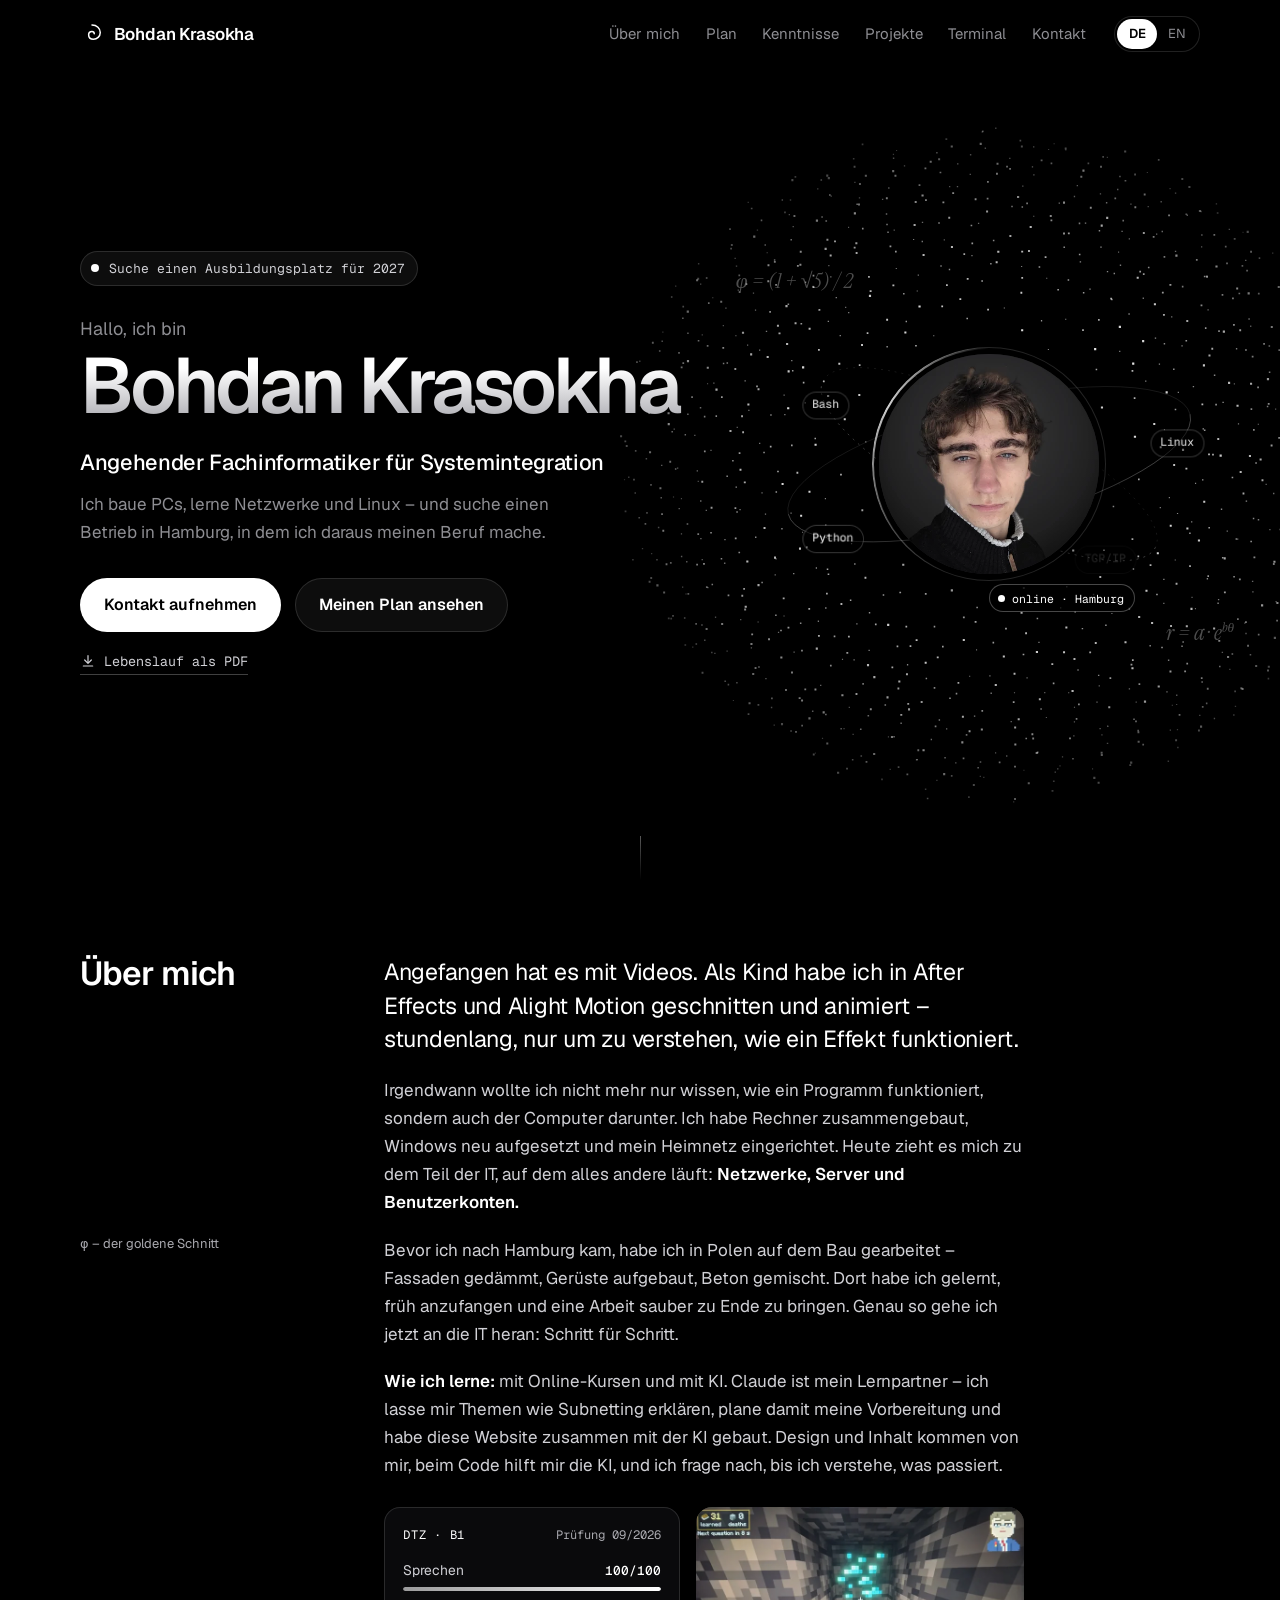
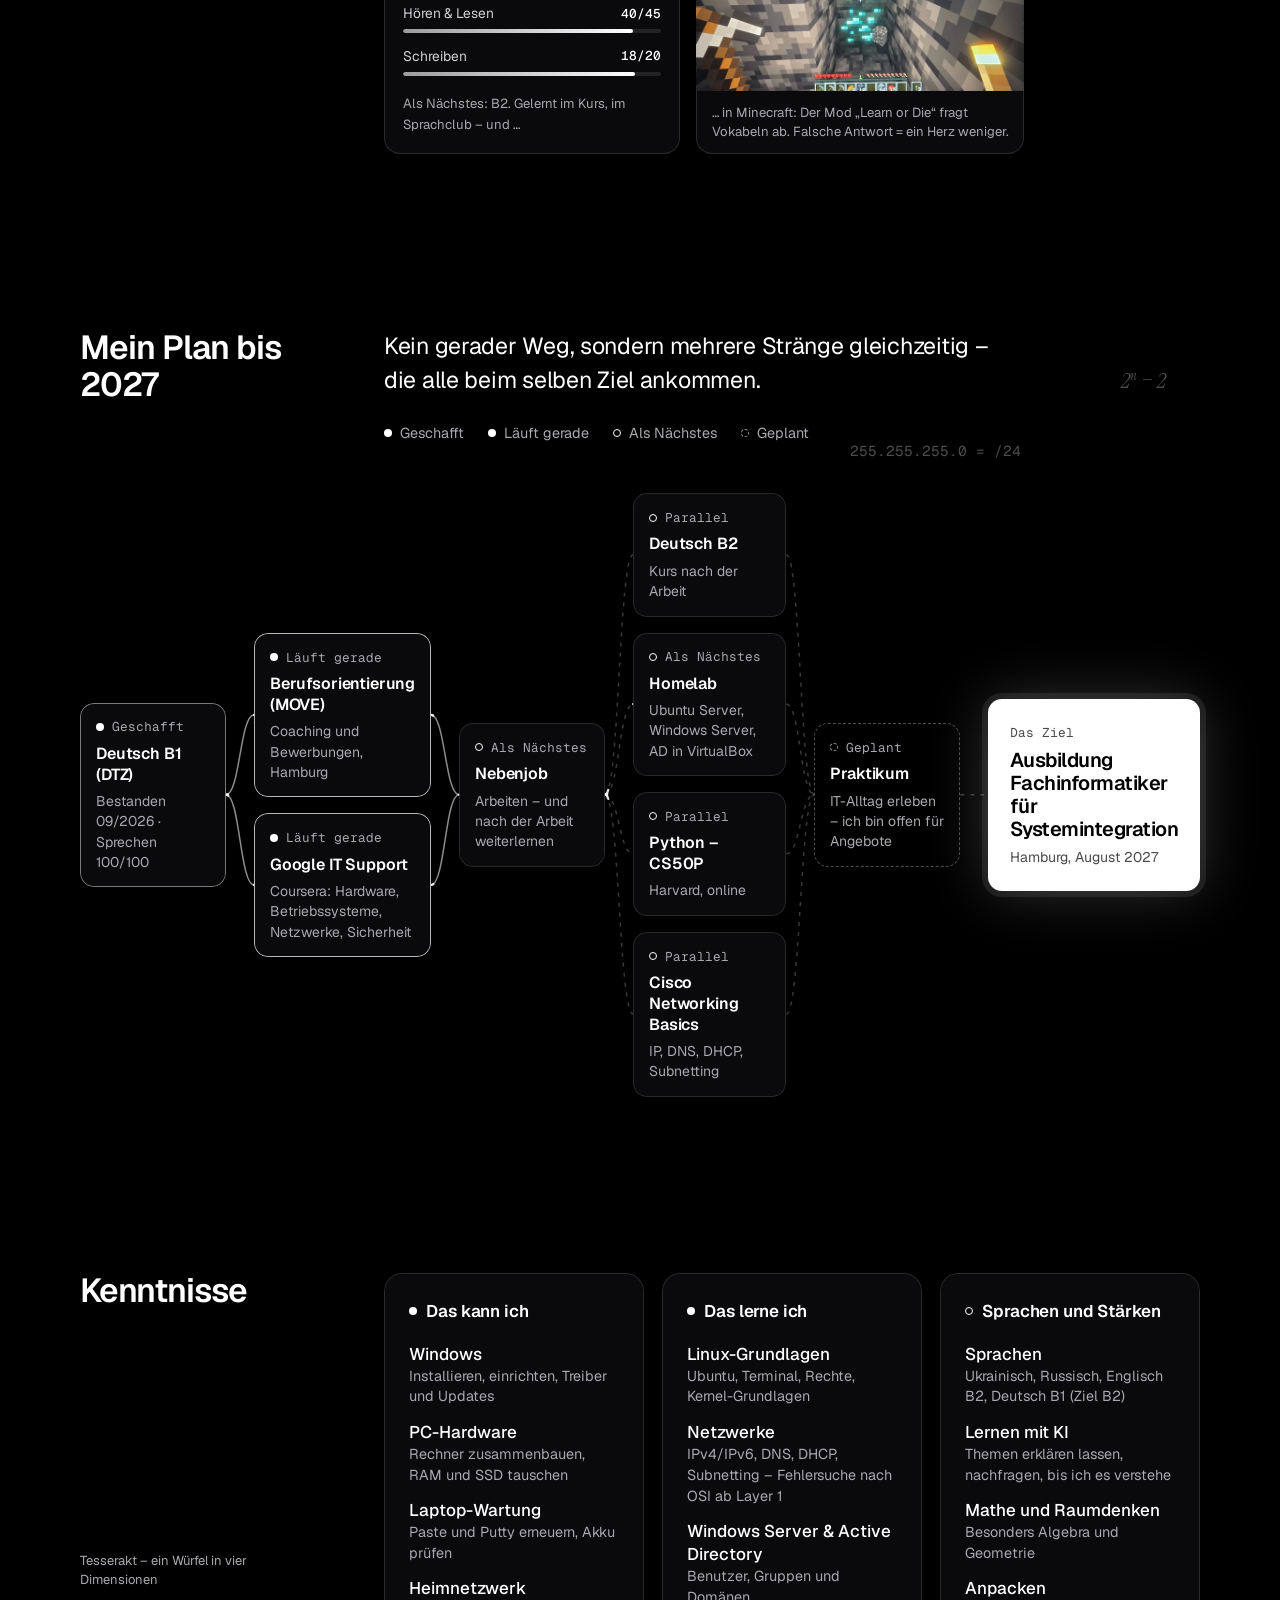
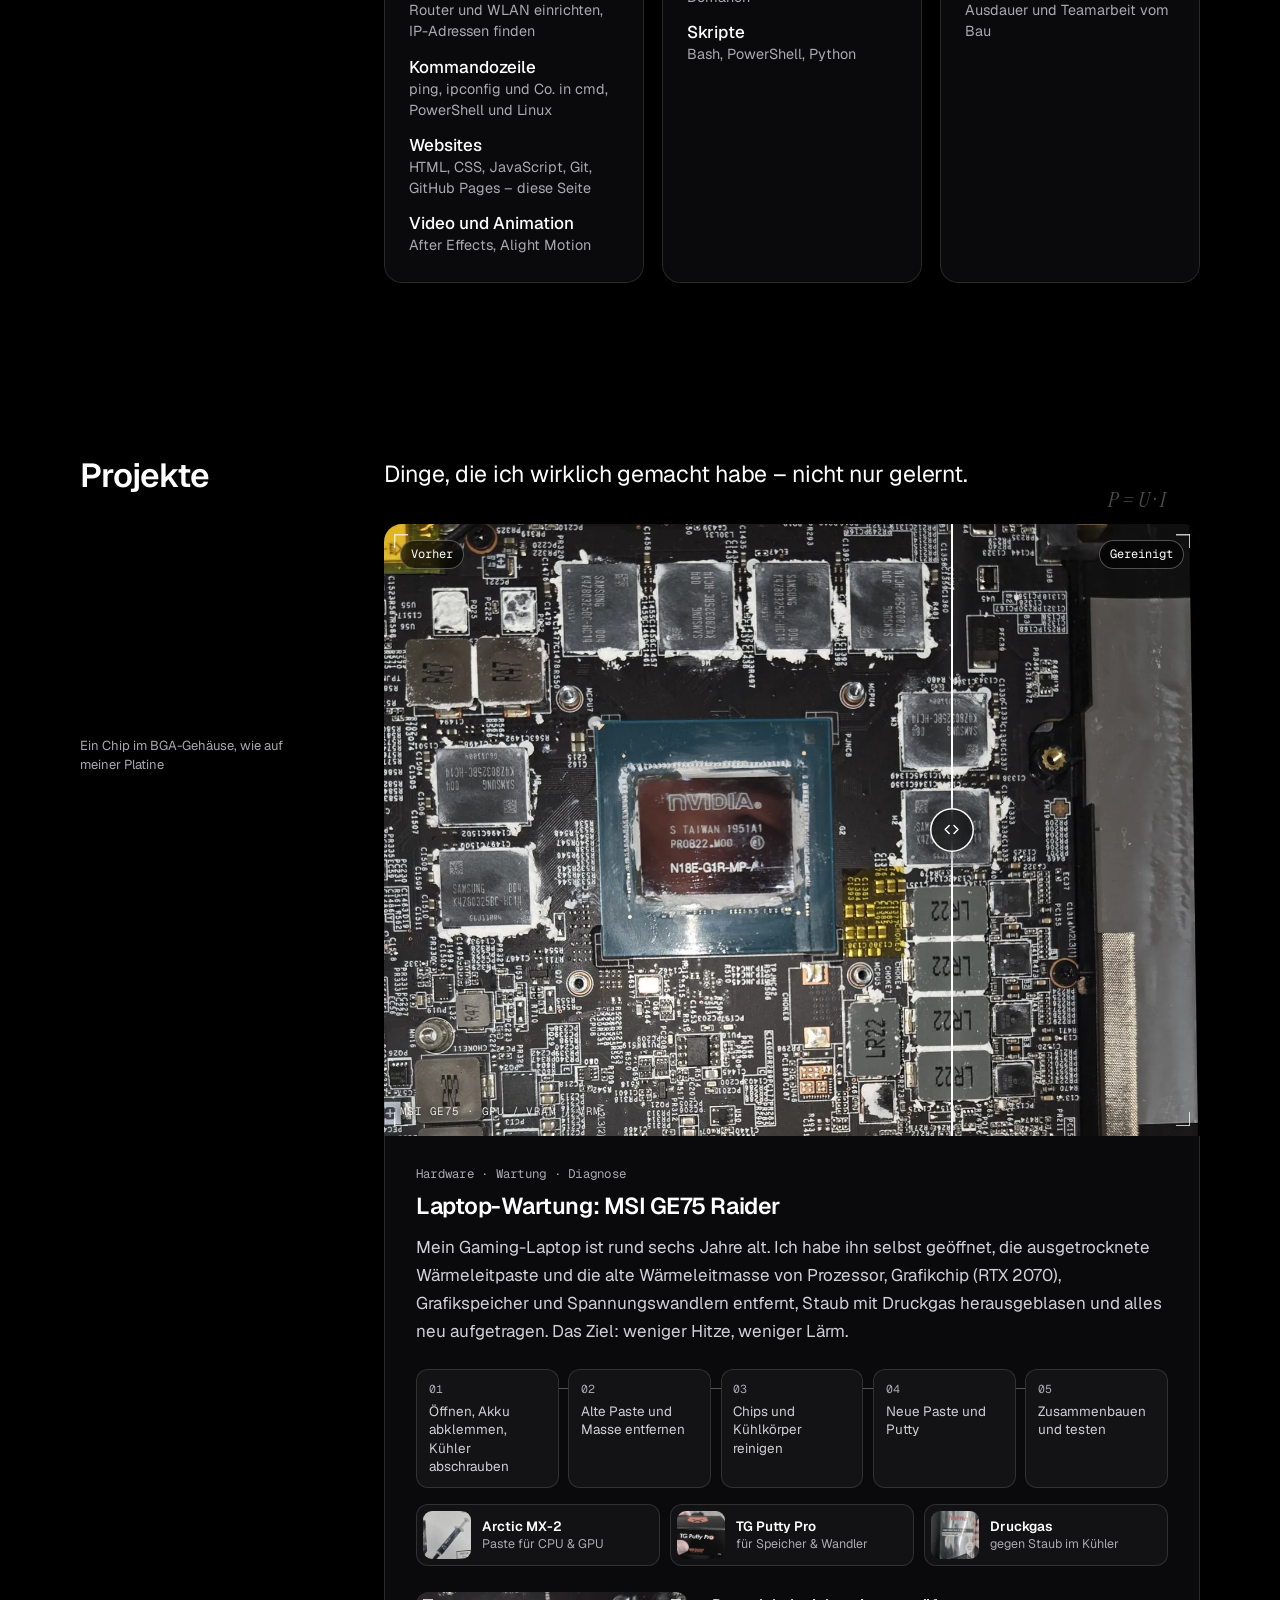
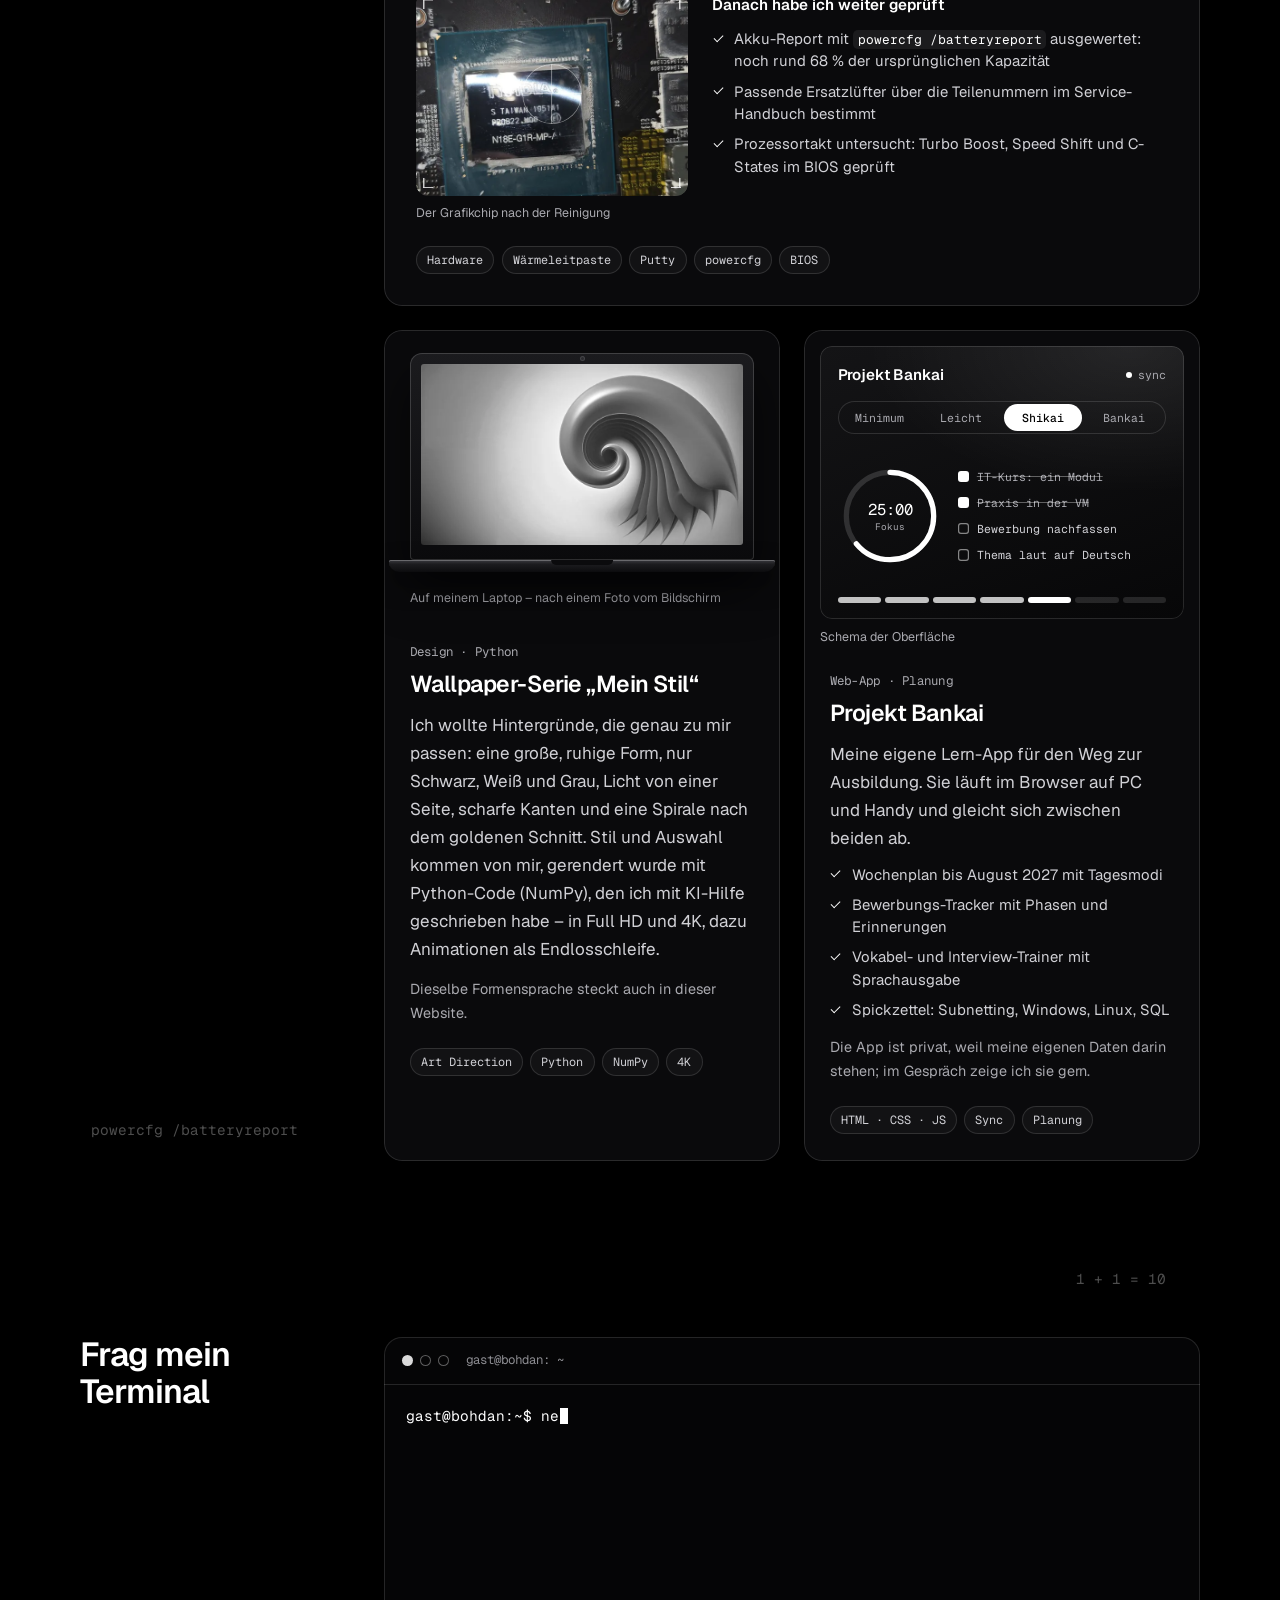
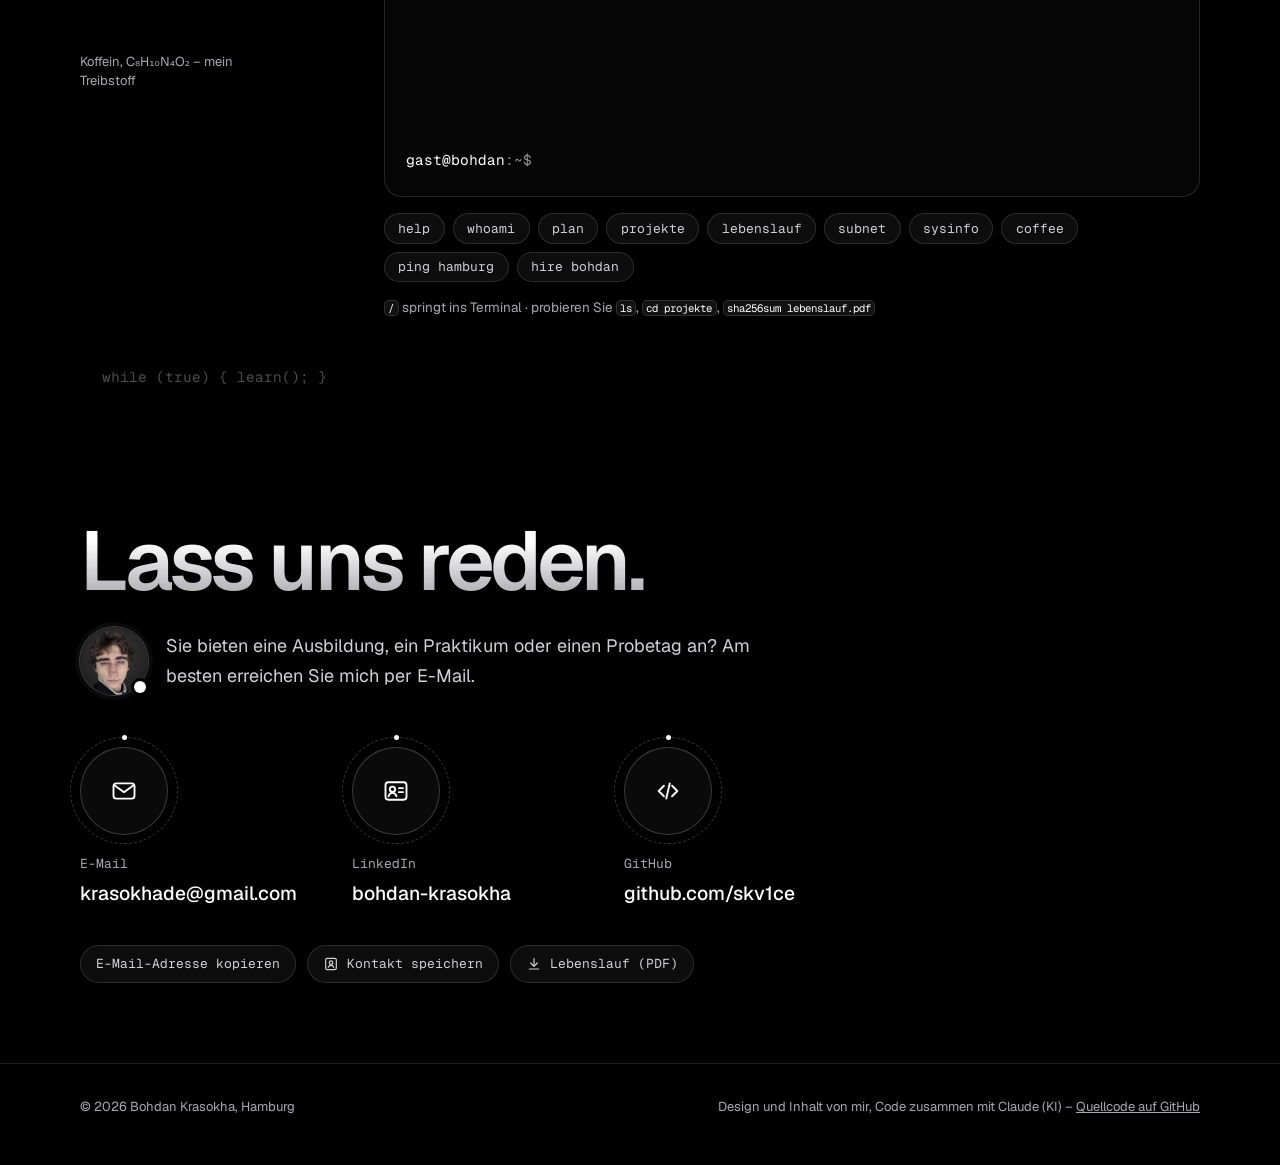
<file: index.html>
<!DOCTYPE html>
<!--
     .-""""-.
   .'  .--.  '.      Hallo! Sie lesen den Quelltext?
  /   /  _ \   \     Dann sind wir schon zu zweit.
 |   |  (_) |   |
  \   '.__.'   /     Bohdan Krasokha · angehender Fachinformatiker für Systemintegration
   '.        .'      Kein Framework, keine Vorlage: HTML, CSS, JavaScript – Code zusammen mit KI (Claude).
     '-....-'

     Lebenslauf im Terminal:   curl https://skv1ce.github.io/cv-website/lebenslauf.txt
     Im Browser:               F12 → Konsole → hire()
-->
<html lang="de">
<head>
    <meta charset="UTF-8">
    <meta name="viewport" content="width=device-width, initial-scale=1.0">
    <!-- Security: only this site may load scripts, styles, fonts and images. No trackers, no third parties. -->
    <meta http-equiv="Content-Security-Policy" content="default-src 'self'; script-src 'self' 'sha256-SaRnxOEmtsNYISrKZ9FdOe0IikAifCowSHYOMqHTZY8='; style-src 'self' 'unsafe-inline'; img-src 'self' data:; font-src 'self'; connect-src 'self'; manifest-src 'self'; worker-src 'self'; object-src 'none'; base-uri 'self'; form-action 'none'; upgrade-insecure-requests">
    <meta name="referrer" content="strict-origin-when-cross-origin">
    <title>Bohdan Krasokha – Ausbildung Fachinformatiker Systemintegration</title>
    <meta name="description" content="Bohdan Krasokha, angehender Fachinformatiker für Systemintegration, sucht einen Ausbildungsplatz in Hamburg für 2027.">
    <meta name="author" content="Bohdan Krasokha">
    <meta name="theme-color" content="#000000">

    <meta property="og:type" content="profile">
    <meta property="og:title" content="Bohdan Krasokha – Ausbildung Fachinformatiker Systemintegration">
    <meta property="og:description" content="Was ich kann, was ich gebaut und repariert habe – und mein Plan bis zur Ausbildung 2027.">
    <meta property="og:url" content="https://skv1ce.github.io/cv-website/">
    <meta property="og:image" content="https://skv1ce.github.io/cv-website/img/og.png">
    <meta property="og:image:width" content="1200">
    <meta property="og:image:height" content="630">
    <meta property="og:image:alt" content="Bohdan Krasokha – angehender Fachinformatiker für Systemintegration">
    <meta name="twitter:card" content="summary_large_image">
    <link rel="canonical" href="https://skv1ce.github.io/cv-website/">
    <link rel="apple-touch-icon" href="img/touch-icon.png">
    <link rel="manifest" href="manifest.webmanifest">
    <meta property="og:locale" content="de_DE">

    <link rel="icon" href="data:image/svg+xml,%3Csvg xmlns='http://www.w3.org/2000/svg' viewBox='0 0 64 64'%3E%3Crect width='64' height='64' rx='14' fill='%23000'/%3E%3Cpath d='M32 10c12 0 20 8 20 18s-8 16-16 16-12-6-12-11 4-8 8-8 5 3 5 5' fill='none' stroke='%23fff' stroke-width='4' stroke-linecap='round'/%3E%3C/svg%3E">

    <!-- Fonts are served from this site itself: no request to Google or any other third party (DSGVO) -->
    <link rel="preload" href="fonts/geist-latin-wght-normal.woff2" as="font" type="font/woff2" crossorigin>
    <link rel="stylesheet" href="css/style.css">

    <script type="application/ld+json">
    {
        "@context": "https://schema.org",
        "@type": "Person",
        "name": "Bohdan Krasokha",
        "jobTitle": "Angehender Fachinformatiker für Systemintegration",
        "address": { "@type": "PostalAddress", "addressLocality": "Hamburg", "addressCountry": "DE" },
        "url": "https://skv1ce.github.io/cv-website/",
        "image": "https://skv1ce.github.io/cv-website/img/portrait-720.webp",
        "sameAs": ["https://www.linkedin.com/in/bohdan-krasokha", "https://github.com/skv1ce"],
        "knowsLanguage": ["uk", "de", "en", "ru"]
    }
    </script>

    <script>
        (function () {
            var root = document.documentElement;
            root.classList.add('scripted');
            try {
                var saved = localStorage.getItem('site-lang');
                if (saved === 'de' || saved === 'en') root.lang = saved;
            } catch (e) {}
            root.classList.add('js');
        })();
    </script>
</head>
<body id="top">

    <a class="skip" href="#inhalt"><span lang="de">Zum Inhalt springen</span><span lang="en">Skip to content</span></a>

    <canvas id="field" aria-hidden="true"></canvas>

    <header class="site-header" id="site-header">
        <div class="wrap topbar">
            <a class="brand" href="#top">
                <svg viewBox="0 0 64 64" aria-hidden="true"><path d="M32 8c13 0 22 9 22 20s-9 18-18 18-13-6-13-12 4-9 9-9 6 3 6 6" fill="none" stroke="#fff" stroke-width="4" stroke-linecap="round"/></svg>
                Bohdan Krasokha
            </a>
            <div class="topbar-right">
                <nav aria-label="Navigation">
                    <a href="#story"><span lang="de">Über mich</span><span lang="en">About</span></a>
                    <a href="#plan">Plan</a>
                    <a href="#skills"><span lang="de">Kenntnisse</span><span lang="en">Skills</span></a>
                    <a href="#projects"><span lang="de">Projekte</span><span lang="en">Projects</span></a>
                    <a href="#terminal">Terminal</a>
                    <a href="#contacts"><span lang="de">Kontakt</span><span lang="en">Contact</span></a>
                </nav>
                <div class="lang-switch" role="group" aria-label="Sprache / Language">
                    <button type="button" data-set-lang="de" aria-pressed="true" aria-label="DE – Deutsch">DE</button>
                    <button type="button" data-set-lang="en" aria-pressed="false" aria-label="EN – English">EN</button>
                </div>
                <button class="menu-btn" type="button" id="menu-btn" aria-expanded="false" aria-controls="sheet">
                    <span class="menu-lines" aria-hidden="true"><i></i><i></i></span>
                    <span class="sr"><span lang="de">Menü</span><span lang="en">Menu</span></span>
                </button>
            </div>
        </div>
        <span class="progress" id="progress" aria-hidden="true"></span>
    </header>

    <!-- Phone menu: opens from the button in the header -->
    <div class="sheet" id="sheet" hidden>
        <nav class="sheet-nav" aria-label="Menü / Menu">
            <a href="#story"><small>01</small><span lang="de">Über mich</span><span lang="en">About</span></a>
            <a href="#plan"><small>02</small>Plan</a>
            <a href="#skills"><small>03</small><span lang="de">Kenntnisse</span><span lang="en">Skills</span></a>
            <a href="#projects"><small>04</small><span lang="de">Projekte</span><span lang="en">Projects</span></a>
            <a href="#terminal"><small>05</small>Terminal</a>
            <a href="#contacts"><small>06</small><span lang="de">Kontakt</span><span lang="en">Contact</span></a>
        </nav>
        <a class="sheet-cv cv-link" href="Lebenslauf_Bohdan_Krasokha.pdf" data-en="CV_Bohdan_Krasokha_EN.pdf" download>
            <svg viewBox="0 0 24 24" aria-hidden="true"><path d="M12 4v11M7 10.5l5 5 5-5M5 19.5h14"/></svg>
            <span lang="de">Lebenslauf als PDF</span><span lang="en">CV as PDF</span>
        </a>
        <p class="sheet-foot">gast@bohdan:~$ <span lang="de">wohin soll's gehen?</span><span lang="en">where to?</span><span class="caret"></span></p>
    </div>

    <main id="inhalt" tabindex="-1">

        <!-- ================= Hero ================= -->
        <section class="wrap hero" data-shape="spiral" aria-labelledby="name">
            <div class="hero-text">
                <p class="status"><span class="dot dot-now" aria-hidden="true"></span><span lang="de">Suche einen Ausbildungsplatz für 2027</span><span lang="en">Looking for an apprenticeship from 2027</span></p>
                <p class="hello"><span lang="de">Hallo, ich bin</span><span lang="en">Hello, I'm</span></p>
                <h1 class="name sheen" id="name">Bohdan Krasokha</h1>
                <p class="role"><span lang="de">Angehender Fachinformatiker für Systemintegration</span><span lang="en">Future IT specialist for system integration</span></p>
                <p class="intro">
                    <span lang="de">Ich baue PCs, lerne Netzwerke und Linux – und suche einen Betrieb in Hamburg, in dem ich daraus meinen Beruf mache.</span>
                    <span lang="en">I build PCs, learn networking and Linux – and I'm looking for a company in Hamburg where I can turn that into my profession.</span>
                </p>
                <div class="hero-actions">
                    <a class="button shine fillable" href="#contacts"><span lang="de">Kontakt aufnehmen</span><span lang="en">Get in touch</span></a>
                    <a class="button button-ghost shine fillable" href="#plan"><span lang="de">Meinen Plan ansehen</span><span lang="en">See my plan</span></a>
                </div>
                <a class="cv-link" href="Lebenslauf_Bohdan_Krasokha.pdf" data-en="CV_Bohdan_Krasokha_EN.pdf" download>
                    <svg viewBox="0 0 24 24" aria-hidden="true"><path d="M12 4v11M7 10.5l5 5 5-5M5 19.5h14"/></svg>
                    <span lang="de">Lebenslauf als PDF</span><span lang="en">CV as PDF</span>
                </a>
            </div>

            <div class="core" id="core">
                <svg class="orbits back" viewBox="-100 -100 200 200" aria-hidden="true">
                    <ellipse rx="98" ry="29" transform="rotate(-16)" />
                    <ellipse class="dashed" rx="88" ry="26" transform="rotate(22)" />
                </svg>
                <div class="portrait-wrap" id="portrait-wrap">
                    <div class="portrait">
                        <img id="portrait-img" src="img/portrait-720.webp" srcset="img/portrait-400.webp 400w, img/portrait-720.webp 720w" sizes="(max-width: 860px) 40vw, 16rem" alt="Bohdan Krasokha" width="720" height="720" fetchpriority="high" decoding="async">
                    </div>
                    <canvas class="portrait-fx" id="portrait-fx" aria-hidden="true"></canvas>
                </div>
                <svg class="orbits front" viewBox="-100 -100 200 200" aria-hidden="true">
                    <path d="M98 0 A98 29 0 0 1 -98 0" transform="rotate(-16)" />
                    <path class="dashed" d="M88 0 A88 26 0 0 1 -88 0" transform="rotate(22)" />
                </svg>
                <span class="live" aria-hidden="true"><i></i>online · Hamburg</span>
                <span class="chip" data-orbit="0" data-phase="0" aria-hidden="true">Linux</span>
                <span class="chip" data-orbit="0" data-phase="2.1" aria-hidden="true">Python</span>
                <span class="chip" data-orbit="0" data-phase="4.2" aria-hidden="true">DNS</span>
                <span class="chip" data-orbit="1" data-phase="1" aria-hidden="true">TCP/IP</span>
                <span class="chip" data-orbit="1" data-phase="3.1" aria-hidden="true">Bash</span>
                <span class="chip" data-orbit="1" data-phase="5.2" aria-hidden="true">Active Directory</span>
                <span class="f f-a" style="--dur:15s" aria-hidden="true"><span>φ = (1 + √5) / 2</span></span>
                <span class="f f-b" style="--dur:18s;--del:-6s" aria-hidden="true"><span>r = a · e<sup>bθ</sup></span></span>
            </div>

            <a class="scroll-cue" href="#story" aria-label="Weiter / Scroll down"></a>
        </section>

        <div class="wrap">

            <!-- ================= Story ================= -->
            <section class="section" id="story" data-shape="waves" aria-labelledby="story-title">
                <div class="side reveal">
                    <h2 id="story-title"><span lang="de">Über mich</span><span lang="en">About me</span></h2>
                    <figure class="fig" aria-hidden="true">
                        <canvas data-fig="golden"></canvas>
                        <figcaption><span lang="de">φ – der goldene Schnitt</span><span lang="en">φ – the golden ratio</span></figcaption>
                    </figure>
                </div>
                <div class="section-body">
                    <p class="lead reveal">
                        <span lang="de">Angefangen hat es mit Videos. Als Kind habe ich in After Effects und Alight Motion geschnitten und animiert – stundenlang, nur um zu verstehen, wie ein Effekt funktioniert.</span>
                        <span lang="en">It started with videos. As a kid I cut and animated in After Effects and Alight Motion – for hours, just to understand how an effect worked.</span>
                    </p>
                    <p class="reveal" style="--d:.08s">
                        <span lang="de">Irgendwann wollte ich nicht mehr nur wissen, wie ein Programm funktioniert, sondern auch der Computer darunter. Ich habe Rechner zusammengebaut, Windows neu aufgesetzt und mein Heimnetz eingerichtet. Heute zieht es mich zu dem Teil der IT, auf dem alles andere läuft: <strong>Netzwerke, Server und Benutzerkonten.</strong></span>
                        <span lang="en">At some point I didn't just want to know how a program works, but also the computer underneath it. I built PCs, reinstalled Windows and set up my home network. Today I'm drawn to the part of IT everything else runs on: <strong>networks, servers and user accounts.</strong></span>
                    </p>
                    <p class="reveal" style="--d:.16s">
                        <span lang="de">Bevor ich nach Hamburg kam, habe ich in Polen auf dem Bau gearbeitet – Fassaden gedämmt, Gerüste aufgebaut, Beton gemischt. Dort habe ich gelernt, früh anzufangen und eine Arbeit sauber zu Ende zu bringen. Genau so gehe ich jetzt an die IT heran: Schritt für Schritt.</span>
                        <span lang="en">Before I came to Hamburg, I worked in construction in Poland – insulating façades, putting up scaffolding, mixing concrete. That taught me to start early and finish a job properly. That's how I approach IT now: step by step.</span>
                    </p>
                    <p class="reveal" style="--d:.24s">
                        <span lang="de"><strong>Wie ich lerne:</strong> mit Online-Kursen und mit KI. Claude ist mein Lernpartner – ich lasse mir Themen wie Subnetting erklären, plane damit meine Vorbereitung und habe diese Website zusammen mit der KI gebaut. Design und Inhalt kommen von mir, beim Code hilft mir die KI, und ich frage nach, bis ich verstehe, was passiert.</span>
                        <span lang="en"><strong>How I learn:</strong> with online courses and with AI. Claude is my learning partner – it explains topics like subnetting, helps me plan my preparation, and I built this website together with it. Design and content are mine, the AI helps with the code, and I keep asking until I understand what's going on.</span>
                    </p>

                    <div class="de-panel reveal" style="--d:.3s">
                        <div class="dtz">
                            <p class="dtz-head"><span>DTZ · B1</span><span lang="de">Prüfung 09/2026</span><span lang="en">exam 09/2026</span></p>
                            <ul class="bars">
                                <li style="--v:1"><span class="bl"><span lang="de">Sprechen</span><span lang="en">Speaking</span></span><span class="bt"><i></i></span><b>100/100</b></li>
                                <li style="--v:.889"><span class="bl"><span lang="de">Hören &amp; Lesen</span><span lang="en">Listening &amp; reading</span></span><span class="bt"><i></i></span><b>40/45</b></li>
                                <li style="--v:.9"><span class="bl"><span lang="de">Schreiben</span><span lang="en">Writing</span></span><span class="bt"><i></i></span><b>18/20</b></li>
                            </ul>
                            <p class="dtz-foot"><span lang="de">Als Nächstes: B2. Gelernt im Kurs, im Sprachclub – und …</span><span lang="en">Next: B2. Learned in class, in a language club – and …</span></p>
                        </div>
                        <figure class="mc">
                            <img src="img/projects/minecraft-700.webp" srcset="img/projects/minecraft-700.webp 700w, img/projects/minecraft-1200.webp 1200w" sizes="(max-width: 860px) 92vw, 22rem" width="700" height="394" loading="lazy" decoding="async" alt="Minecraft mit dem Mod „Learn or Die: Language Teacher“: 31 Wörter gelernt, 0 Tode">
                            <figcaption><span lang="de">… in Minecraft: Der Mod „Learn or Die“ fragt Vokabeln ab. Falsche Antwort = ein Herz weniger.</span><span lang="en">… in Minecraft: the mod “Learn or Die” quizzes vocabulary. Wrong answer = one heart less.</span></figcaption>
                        </figure>
                    </div>
                </div>
            </section>

            <!-- ================= Plan ================= -->
            <section class="section section-wide" id="plan" data-shape="sphere" aria-labelledby="plan-title">
                <div class="section-head reveal">
                    <h2 id="plan-title"><span lang="de">Mein Plan bis 2027</span><span lang="en">My plan to 2027</span></h2>
                    <div>
                        <p class="lead">
                            <span lang="de">Kein gerader Weg, sondern mehrere Stränge gleichzeitig – die alle beim selben Ziel ankommen.</span>
                            <span lang="en">Not one straight line, but several strands at once – all arriving at the same goal.</span>
                        </p>
                        <ul class="legend">
                            <li><span class="dot dot-done"></span><span lang="de">Geschafft</span><span lang="en">Done</span></li>
                            <li><span class="dot dot-now"></span><span lang="de">Läuft gerade</span><span lang="en">In progress</span></li>
                            <li><span class="dot dot-next"></span><span lang="de">Als Nächstes</span><span lang="en">Next</span></li>
                            <li><span class="dot dot-planned"></span><span lang="de">Geplant</span><span lang="en">Planned</span></li>
                        </ul>
                    </div>
                </div>

                <div class="tree" id="tree">
                    <svg class="tree-lines" id="tree-lines" aria-hidden="true"></svg>

                    <div class="stage">
                        <div class="node done" id="n-b1" data-to="n-orient n-google" tabindex="0">
                            <span class="state"><span class="dot dot-done"></span><span lang="de">Geschafft</span><span lang="en">Done</span></span>
                            <h3><span lang="de">Deutsch B1 (DTZ)</span><span lang="en">German B1 (DTZ)</span></h3>
                            <p><span lang="de">Bestanden 09/2026 · Sprechen 100/100</span><span lang="en">Passed 09/2026 · speaking 100/100</span></p>
                        </div>
                    </div>

                    <div class="stage">
                        <div class="node now" id="n-orient" data-to="n-job" tabindex="0">
                            <span class="state"><span class="dot dot-now"></span><span lang="de">Läuft gerade</span><span lang="en">In progress</span></span>
                            <h3><span lang="de">Berufsorientierung (MOVE)</span><span lang="en">Career orientation (MOVE)</span></h3>
                            <p><span lang="de">Coaching und Bewerbungen, Hamburg</span><span lang="en">Coaching and applications, Hamburg</span></p>
                        </div>
                        <div class="node now" id="n-google" data-to="n-job" tabindex="0">
                            <span class="state"><span class="dot dot-now"></span><span lang="de">Läuft gerade</span><span lang="en">In progress</span></span>
                            <h3>Google IT Support</h3>
                            <p><span lang="de">Coursera: Hardware, Betriebssysteme, Netzwerke, Sicherheit</span><span lang="en">Coursera: hardware, operating systems, networking, security</span></p>
                        </div>
                    </div>

                    <div class="stage">
                        <div class="node" id="n-job" data-to="n-b2 n-cisco n-homelab n-python" tabindex="0">
                            <span class="state"><span class="dot dot-next"></span><span lang="de">Als Nächstes</span><span lang="en">Next</span></span>
                            <h3><span lang="de">Nebenjob</span><span lang="en">Part-time job</span></h3>
                            <p><span lang="de">Arbeiten – und nach der Arbeit weiterlernen</span><span lang="en">Work – and keep learning after hours</span></p>
                        </div>
                    </div>

                    <div class="stage">
                        <div class="node" id="n-b2" data-to="n-intern" tabindex="0">
                            <span class="state"><span class="dot dot-next"></span><span lang="de">Parallel</span><span lang="en">In parallel</span></span>
                            <h3><span lang="de">Deutsch B2</span><span lang="en">German B2</span></h3>
                            <p><span lang="de">Kurs nach der Arbeit</span><span lang="en">Evening course</span></p>
                        </div>
                        <div class="node" id="n-homelab" data-to="n-intern" tabindex="0">
                            <span class="state"><span class="dot dot-next"></span><span lang="de">Als Nächstes</span><span lang="en">Next</span></span>
                            <h3>Homelab</h3>
                            <p><span lang="de">Ubuntu Server, Windows Server, AD in VirtualBox</span><span lang="en">Ubuntu Server, Windows Server, AD in VirtualBox</span></p>
                        </div>
                        <div class="node" id="n-python" data-to="n-intern" tabindex="0">
                            <span class="state"><span class="dot dot-next"></span><span lang="de">Parallel</span><span lang="en">In parallel</span></span>
                            <h3>Python – CS50P</h3>
                            <p><span lang="de">Harvard, online</span><span lang="en">Harvard, online</span></p>
                        </div>
                        <div class="node" id="n-cisco" data-to="n-intern" tabindex="0">
                            <span class="state"><span class="dot dot-next"></span><span lang="de">Parallel</span><span lang="en">In parallel</span></span>
                            <h3>Cisco Networking Basics</h3>
                            <p><span lang="de">IP, DNS, DHCP, Subnetting</span><span lang="en">IP, DNS, DHCP, subnetting</span></p>
                        </div>
                    </div>

                    <div class="stage">
                        <div class="node planned" id="n-intern" data-to="n-goal" tabindex="0">
                            <span class="state"><span class="dot dot-planned"></span><span lang="de">Geplant</span><span lang="en">Planned</span></span>
                            <h3><span lang="de">Praktikum</span><span lang="en">Internship</span></h3>
                            <p><span lang="de">IT-Alltag erleben – ich bin offen für Angebote</span><span lang="en">See real IT work – open to offers</span></p>
                        </div>
                    </div>

                    <div class="stage">
                        <div class="node goal" id="n-goal" tabindex="0">
                            <span class="state"><span lang="de">Das Ziel</span><span lang="en">The goal</span></span>
                            <h3><span lang="de">Ausbildung Fachinformatiker für Systemintegration</span><span lang="en">Apprenticeship: IT specialist for system integration</span></h3>
                            <p><span lang="de">Hamburg, August 2027</span><span lang="en">Hamburg, August 2027</span></p>
                        </div>
                    </div>
                </div>
                <span class="f hide-sm" style="right:3%;top:9%;--dur:16s" aria-hidden="true"><span>2<sup>n</sup> − 2</span></span>
                <span class="f mono hide-sm" style="right:16%;top:20%;--dur:20s;--del:-8s" aria-hidden="true"><span>255.255.255.0 = /24</span></span>
            </section>

            <!-- ================= Skills ================= -->
            <section class="section" id="skills" data-shape="helix" aria-labelledby="skills-title">
                <div class="side reveal">
                    <h2 id="skills-title"><span lang="de">Kenntnisse</span><span lang="en">Skills</span></h2>
                    <figure class="fig" aria-hidden="true">
                        <canvas data-fig="tesseract"></canvas>
                        <figcaption><span lang="de">Tesserakt – ein Würfel in vier Dimensionen</span><span lang="en">Tesseract – a cube in four dimensions</span></figcaption>
                    </figure>
                </div>
                <div class="skills">
                    <div class="card shine tilt reveal">
                        <h3><span class="dot dot-done" aria-hidden="true"></span><span lang="de">Das kann ich</span><span lang="en">What I can do</span></h3>
                        <ul>
                            <li><strong>Windows</strong><span class="detail"><span lang="de">Installieren, einrichten, Treiber und Updates</span><span lang="en">Install, set up, drivers and updates</span></span></li>
                            <li><strong>PC-Hardware</strong><span class="detail"><span lang="de">Rechner zusammenbauen, RAM und SSD tauschen</span><span lang="en">Build PCs, swap RAM and SSDs</span></span></li>
                            <li><strong><span lang="de">Laptop-Wartung</span><span lang="en">Laptop service</span></strong><span class="detail"><span lang="de">Paste und Putty erneuern, Akku prüfen</span><span lang="en">Renew paste and putty, check the battery</span></span></li>
                            <li><strong><span lang="de">Heimnetzwerk</span><span lang="en">Home network</span></strong><span class="detail"><span lang="de">Router und WLAN einrichten, IP-Adressen finden</span><span lang="en">Set up routers and Wi-Fi, find IP addresses</span></span></li>
                            <li><strong><span lang="de">Kommandozeile</span><span lang="en">Command line</span></strong><span class="detail"><span lang="de">ping, ipconfig und Co. in cmd, PowerShell und Linux</span><span lang="en">ping, ipconfig and friends in cmd, PowerShell and Linux</span></span></li>
                            <li><strong>Websites</strong><span class="detail"><span lang="de">HTML, CSS, JavaScript, Git, GitHub Pages – diese Seite</span><span lang="en">HTML, CSS, JavaScript, Git, GitHub Pages – this site</span></span></li>
                            <li><strong><span lang="de">Video und Animation</span><span lang="en">Video and animation</span></strong><span class="detail">After Effects, Alight Motion</span></li>
                        </ul>
                    </div>
                    <div class="card shine tilt reveal" style="--d:.1s">
                        <h3><span class="dot dot-now" aria-hidden="true"></span><span lang="de">Das lerne ich</span><span lang="en">What I'm learning</span></h3>
                        <ul>
                            <li><strong><span lang="de">Linux-Grundlagen</span><span lang="en">Linux basics</span></strong><span class="detail"><span lang="de">Ubuntu, Terminal, Rechte, Kernel-Grundlagen</span><span lang="en">Ubuntu, terminal, permissions, kernel basics</span></span></li>
                            <li><strong><span lang="de">Netzwerke</span><span lang="en">Networking</span></strong><span class="detail"><span lang="de">IPv4/IPv6, DNS, DHCP, Subnetting – Fehlersuche nach OSI ab Layer 1</span><span lang="en">IPv4/IPv6, DNS, DHCP, subnetting – OSI troubleshooting from layer 1</span></span></li>
                            <li><strong>Windows Server &amp; Active Directory</strong><span class="detail"><span lang="de">Benutzer, Gruppen und Domänen</span><span lang="en">Users, groups and domains</span></span></li>
                            <li><strong><span lang="de">Skripte</span><span lang="en">Scripting</span></strong><span class="detail">Bash, PowerShell, Python</span></li>
                        </ul>
                    </div>
                    <div class="card shine tilt reveal" style="--d:.2s">
                        <h3><span class="dot dot-next" aria-hidden="true"></span><span lang="de">Sprachen und Stärken</span><span lang="en">Languages and strengths</span></h3>
                        <ul>
                            <li><strong><span lang="de">Sprachen</span><span lang="en">Languages</span></strong><span class="detail"><span lang="de">Ukrainisch, Russisch, Englisch B2, Deutsch B1 (Ziel B2)</span><span lang="en">Ukrainian, Russian, English B2, German B1 (aiming for B2)</span></span></li>
                            <li><strong><span lang="de">Lernen mit KI</span><span lang="en">Learning with AI</span></strong><span class="detail"><span lang="de">Themen erklären lassen, nachfragen, bis ich es verstehe</span><span lang="en">Getting topics explained, asking until I understand</span></span></li>
                            <li><strong><span lang="de">Mathe und Raumdenken</span><span lang="en">Maths and spatial thinking</span></strong><span class="detail"><span lang="de">Besonders Algebra und Geometrie</span><span lang="en">Especially algebra and geometry</span></span></li>
                            <li><strong><span lang="de">Anpacken</span><span lang="en">Hands-on</span></strong><span class="detail"><span lang="de">Ausdauer und Teamarbeit vom Bau</span><span lang="en">Stamina and teamwork from construction</span></span></li>
                        </ul>
                    </div>
                </div>
            </section>

            <!-- ================= Projects ================= -->
            <section class="section" id="projects" data-shape="circuit" aria-labelledby="projects-title">
                <div class="side reveal">
                    <h2 id="projects-title"><span lang="de">Projekte</span><span lang="en">Projects</span></h2>
                    <figure class="fig" aria-hidden="true">
                        <canvas data-fig="chip"></canvas>
                        <figcaption><span lang="de">Ein Chip im BGA-Gehäuse, wie auf meiner Platine</span><span lang="en">A chip in a BGA package, like on my board</span></figcaption>
                    </figure>
                </div>

                <div class="projects">
                    <p class="lead reveal">
                        <span lang="de">Dinge, die ich wirklich gemacht habe – nicht nur gelernt.</span>
                        <span lang="en">Things I have actually done – not just studied.</span>
                    </p>

                    <!-- Laptop repair -->
                    <article class="project project-main reveal" aria-labelledby="p-repair">
                        <div class="compare" id="compare">
                            <img class="compare-img" src="img/projects/repair-after-1400.webp" srcset="img/projects/repair-after-800.webp 800w, img/projects/repair-after-1400.webp 1400w" sizes="(max-width: 860px) 92vw, 52rem" width="1400" height="1050" loading="lazy" decoding="async" alt="Nachher: Grafikchip, Grafikspeicher und Spannungswandler gereinigt">
                            <div class="compare-before">
                                <img class="compare-img" src="img/projects/repair-before-1400.webp" srcset="img/projects/repair-before-800.webp 800w, img/projects/repair-before-1400.webp 1400w" sizes="(max-width: 860px) 92vw, 52rem" width="1400" height="1050" loading="lazy" decoding="async" alt="Vorher: ausgetrocknete Wärmeleitpaste und alte Wärmeleitmasse">
                            </div>
                            <span class="ticks" aria-hidden="true"></span>
                            <span class="meta" aria-hidden="true">MSI GE75 · GPU / VRAM / VRM</span>
                            <div class="compare-line" aria-hidden="true"><span class="compare-knob"><svg viewBox="0 0 24 24"><path d="M9 7l-5 5 5 5M15 7l5 5-5 5"/></svg></span></div>
                            <span class="compare-tag before" aria-hidden="true"><span lang="de">Vorher</span><span lang="en">Before</span></span>
                            <span class="compare-tag after" aria-hidden="true"><span lang="de">Gereinigt</span><span lang="en">Cleaned</span></span>
                            <input class="compare-range" id="compare-range" type="range" min="0" max="100" value="50" aria-label="Vorher und nachher vergleichen / compare before and after">
                        </div>
                        <div class="project-body">
                            <p class="kicker"><span lang="de">Hardware · Wartung · Diagnose</span><span lang="en">Hardware · maintenance · diagnostics</span></p>
                            <h3 id="p-repair"><span lang="de">Laptop-Wartung: MSI GE75 Raider</span><span lang="en">Laptop service: MSI GE75 Raider</span></h3>
                            <p>
                                <span lang="de">Mein Gaming-Laptop ist rund sechs Jahre alt. Ich habe ihn selbst geöffnet, die ausgetrocknete Wärmeleitpaste und die alte Wärmeleitmasse von Prozessor, Grafikchip (RTX 2070), Grafikspeicher und Spannungswandlern entfernt, Staub mit Druckgas herausgeblasen und alles neu aufgetragen. Das Ziel: weniger Hitze, weniger Lärm.</span>
                                <span lang="en">My gaming laptop is about six years old. I opened it myself, removed the dried-out thermal paste and the old thermal putty from the CPU, the graphics chip (RTX 2070), the video memory and the voltage regulators, blew out the dust with compressed gas and applied everything new. The goal: less heat, less noise.</span>
                            </p>

                            <ol class="steps">
                                <li><span lang="de">Öffnen, Akku abklemmen, Kühler abschrauben</span><span lang="en">Open it, disconnect the battery, unscrew the cooler</span></li>
                                <li><span lang="de">Alte Paste und Masse entfernen</span><span lang="en">Remove old paste and putty</span></li>
                                <li><span lang="de">Chips und Kühlkörper reinigen</span><span lang="en">Clean the chips and the heatsink</span></li>
                                <li><span lang="de">Neue Paste und Putty</span><span lang="en">New paste and putty</span></li>
                                <li><span lang="de">Zusammenbauen und testen</span><span lang="en">Reassemble and test</span></li>
                            </ol>

                            <ul class="kit" aria-label="Werkzeug und Material / Tools and materials">
                                <li><img src="img/projects/kit-mx2.webp" width="240" height="240" loading="lazy" alt=""><span><b>Arctic MX-2</b><span lang="de">Paste für CPU &amp; GPU</span><span lang="en">paste for CPU &amp; GPU</span></span></li>
                                <li><img src="img/projects/kit-putty.webp" width="240" height="240" loading="lazy" alt=""><span><b>TG Putty Pro</b><span lang="de">für Speicher &amp; Wandler</span><span lang="en">for VRAM &amp; VRMs</span></span></li>
                                <li><img src="img/projects/kit-druckgas.webp" width="240" height="240" loading="lazy" alt=""><span><b><span lang="de">Druckgas</span><span lang="en">Compressed gas</span></b><span lang="de">gegen Staub im Kühler</span><span lang="en">for dust in the cooler</span></span></li>
                            </ul>

                            <div class="project-split">
                                <figure class="detail">
                                    <span class="loupe">
                                    <img src="img/projects/repair-gpu-600.webp" srcset="img/projects/repair-gpu-600.webp 600w, img/projects/repair-gpu-1000.webp 1000w" sizes="(max-width: 640px) 92vw, 18rem" width="600" height="450" loading="lazy" decoding="async" alt="Nahaufnahme: der gereinigte Grafikchip">
                                    <span class="ticks" aria-hidden="true"></span></span>
                                    <figcaption><span lang="de">Der Grafikchip nach der Reinigung</span><span lang="en">The graphics chip after cleaning</span></figcaption>
                                </figure>
                                <div>
                                    <p class="mini-title"><span lang="de">Danach habe ich weiter geprüft</span><span lang="en">Then I kept checking</span></p>
                                    <ul class="checks">
                                        <li><span lang="de">Akku-Report mit <code>powercfg /batteryreport</code> ausgewertet: noch rund 68&nbsp;% der ursprünglichen Kapazität</span><span lang="en">Read the battery report from <code>powercfg /batteryreport</code>: about 68% of the original capacity left</span></li>
                                        <li><span lang="de">Passende Ersatzlüfter über die Teilenummern im Service-Handbuch bestimmt</span><span lang="en">Found matching replacement fans by their part numbers in the service manual</span></li>
                                        <li><span lang="de">Prozessortakt untersucht: Turbo Boost, Speed Shift und C-States im BIOS geprüft</span><span lang="en">Looked into CPU clock behaviour: checked Turbo Boost, Speed Shift and C-states in the BIOS</span></li>
                                    </ul>
                                </div>
                            </div>
                            <ul class="tags" aria-label="Themen / Topics"><li>Hardware</li><li><span lang="de">Wärmeleitpaste</span><span lang="en">Thermal paste</span></li><li>Putty</li><li>powercfg</li><li>BIOS</li></ul>
                        </div>
                    </article>

                    <div class="project-pair">
                        <!-- Wallpaper design -->
                        <article class="project reveal" style="--d:.05s" aria-labelledby="p-wall">
                            <figure class="project-media device-media">
                                <div class="laptop">
                                    <div class="laptop-lid">
                                        <img src="img/projects/wallpaper-1400.webp" srcset="img/projects/wallpaper-800.webp 800w, img/projects/wallpaper-1400.webp 1400w" sizes="(max-width: 860px) 86vw, 24rem" width="1400" height="788" loading="lazy" decoding="async" alt="Wallpaper: eine graue Spirale wie eine Muschel auf hellgrauem Verlauf">
                                    </div>
                                    <div class="laptop-base" aria-hidden="true"></div>
                                </div>
                                <figcaption><span lang="de">Auf meinem Laptop – nach einem Foto vom Bildschirm</span><span lang="en">On my laptop – from a photo of the screen</span></figcaption>
                            </figure>
                            <div class="project-body">
                                <p class="kicker"><span lang="de">Design · Python</span><span lang="en">Design · Python</span></p>
                                <h3 id="p-wall"><span lang="de">Wallpaper-Serie „Mein Stil“</span><span lang="en">Wallpaper series “My style”</span></h3>
                                <p>
                                    <span lang="de">Ich wollte Hintergründe, die genau zu mir passen: eine große, ruhige Form, nur Schwarz, Weiß und Grau, Licht von einer Seite, scharfe Kanten und eine Spirale nach dem goldenen Schnitt. Stil und Auswahl kommen von mir, gerendert wurde mit Python-Code (NumPy), den ich mit KI-Hilfe geschrieben habe – in Full HD und 4K, dazu Animationen als Endlosschleife.</span>
                                    <span lang="en">I wanted backgrounds that fit me exactly: one large, calm shape, only black, white and grey, light from one side, sharp edges and a spiral based on the golden ratio. The style and the choices are mine; it was rendered with Python code (NumPy) that I wrote with AI help – in Full HD and 4K, plus seamless looping animations.</span>
                                </p>
                                <p class="note"><span lang="de">Dieselbe Formensprache steckt auch in dieser Website.</span><span lang="en">The same visual language runs through this website.</span></p>
                                <ul class="tags" aria-label="Themen / Topics"><li>Art Direction</li><li>Python</li><li>NumPy</li><li>4K</li></ul>
                            </div>
                        </article>

                        <!-- Projekt Bankai -->
                        <article class="project reveal" style="--d:.12s" aria-labelledby="p-bankai">
                            <figure class="project-media bankai">
                                <div class="bk" aria-hidden="true">
                                    <div class="bk-bar"><span class="bk-brand">Projekt Bankai</span><span class="bk-sync"><i></i>sync</span></div>
                                    <div class="bk-modes"><span>Minimum</span><span>Leicht</span><span class="on">Shikai</span><span>Bankai</span></div>
                                    <div class="bk-main">
                                        <svg class="bk-ring" viewBox="0 0 100 100"><circle cx="50" cy="50" r="42"/><circle class="bk-arc" cx="50" cy="50" r="42" pathLength="100"/><text x="50" y="49">25:00</text><text class="bk-sub" x="50" y="63">Fokus</text></svg>
                                        <ul class="bk-list">
                                            <li class="done">IT-Kurs: ein Modul</li>
                                            <li class="done">Praxis in der VM</li>
                                            <li>Bewerbung nachfassen</li>
                                            <li>Thema laut auf Deutsch</li>
                                        </ul>
                                    </div>
                                    <div class="bk-week"><i class="on"></i><i class="on"></i><i class="on"></i><i class="on"></i><i class="now"></i><i></i><i></i></div>
                                </div>
                                <figcaption><span lang="de">Schema der Oberfläche</span><span lang="en">Sketch of the interface</span></figcaption>
                            </figure>
                            <div class="project-body">
                                <p class="kicker"><span lang="de">Web-App · Planung</span><span lang="en">Web app · planning</span></p>
                                <h3 id="p-bankai">Projekt Bankai</h3>
                                <p>
                                    <span lang="de">Meine eigene Lern-App für den Weg zur Ausbildung. Sie läuft im Browser auf PC und Handy und gleicht sich zwischen beiden ab.</span>
                                    <span lang="en">My own learning app for the road to the apprenticeship. It runs in the browser on PC and phone and stays in sync between both.</span>
                                </p>
                                <ul class="checks">
                                    <li><span lang="de">Wochenplan bis August 2027 mit Tagesmodi</span><span lang="en">Weekly plan up to August 2027 with day modes</span></li>
                                    <li><span lang="de">Bewerbungs-Tracker mit Phasen und Erinnerungen</span><span lang="en">Application tracker with stages and reminders</span></li>
                                    <li><span lang="de">Vokabel- und Interview-Trainer mit Sprachausgabe</span><span lang="en">Vocabulary and interview trainer with speech output</span></li>
                                    <li><span lang="de">Spickzettel: Subnetting, Windows, Linux, SQL</span><span lang="en">Cheat sheets: subnetting, Windows, Linux, SQL</span></li>
                                </ul>
                                <p class="note"><span lang="de">Die App ist privat, weil meine eigenen Daten darin stehen; im Gespräch zeige ich sie gern.</span><span lang="en">The app is private because my own data is in it – I'm happy to show it in an interview.</span></p>
                                <ul class="tags" aria-label="Themen / Topics"><li>HTML · CSS · JS</li><li>Sync</li><li><span lang="de">Planung</span><span lang="en">Planning</span></li></ul>
                            </div>
                        </article>
                    </div>
                </div>
                <span class="f hide-sm" style="right:3%;top:3%;--dur:18s" aria-hidden="true"><span>P = U · I</span></span>
                <span class="f mono hide-sm" style="left:1%;bottom:4%;--dur:20s;--del:-7s" aria-hidden="true"><span>powercfg /batteryreport</span></span>
            </section>

            <!-- ================= Terminal ================= -->
            <section class="section" id="terminal" data-shape="grid" aria-labelledby="terminal-title">
                <div class="side reveal">
                    <h2 id="terminal-title"><span lang="de">Frag mein Terminal</span><span lang="en">Ask my terminal</span></h2>
                    <figure class="fig" aria-hidden="true">
                        <canvas data-fig="caffeine"></canvas>
                        <figcaption><span lang="de">Koffein, C₈H₁₀N₄O₂ – mein Treibstoff</span><span lang="en">Caffeine, C₈H₁₀N₄O₂ – my fuel</span></figcaption>
                    </figure>
                </div>
                <div class="reveal" style="--d:.1s" id="term-wrap">
                    <p class="no-js-note"><span lang="de">Das Terminal braucht JavaScript.</span><span lang="en">The terminal needs JavaScript.</span></p>
                    <div class="terminal">
                        <div class="terminal-bar" aria-hidden="true"><i></i><i></i><i></i><span>gast@bohdan: ~</span></div>
                        <div class="terminal-out" id="term-out" role="log" aria-live="polite"></div>
                        <form class="terminal-form" id="term-form" autocomplete="off">
                            <label for="term-in">gast@bohdan<span>:~$</span></label>
                            <input id="term-in" type="text" spellcheck="false" autocapitalize="off" autocorrect="off" enterkeyhint="send">
                        </form>
                    </div>
                    <div class="chips">
                        <button type="button" data-cmd="help">help</button>
                        <button type="button" data-cmd="whoami">whoami</button>
                        <button type="button" data-cmd="plan">plan</button>
                        <button type="button" data-cmd="projekte">projekte</button>
                        <button type="button" data-cmd="lebenslauf">lebenslauf</button>
                        <button type="button" data-cmd="subnet 192.168.10.0/26">subnet</button>
                        <button type="button" data-cmd="sysinfo">sysinfo</button>
                        <button type="button" data-cmd="coffee">coffee</button>
                        <button type="button" data-cmd="ping hamburg">ping hamburg</button>
                        <button type="button" data-cmd="hire bohdan">hire bohdan</button>
                    </div>
                    <p class="term-hint"><kbd>/</kbd> <span lang="de">springt ins Terminal · probieren Sie</span><span lang="en">jumps into the terminal · try</span> <code>ls</code>, <code>cd projekte</code>, <code>sha256sum lebenslauf.pdf</code></p>
                </div>
                <span class="f mono hide-sm" style="right:3%;top:5%;--dur:15s" aria-hidden="true"><span>1 + 1 = 10</span></span>
                <span class="f mono hide-sm" style="left:2%;bottom:8%;--dur:21s;--del:-5s" aria-hidden="true"><span>while (true) { learn(); }</span></span>
            </section>
        </div>

        <!-- ================= Contact ================= -->
        <section class="contact" id="contacts" data-shape="ring" aria-labelledby="contact-title">
            <div class="wrap">
                <h2 id="contact-title" class="sheen reveal"><span lang="de">Lass uns reden.</span><span lang="en">Let's talk.</span></h2>
                <div class="contact-lead reveal" style="--d:.08s">
                <span class="avatar"><img src="img/avatar-240.webp" width="240" height="240" loading="lazy" alt="Bohdan, ganz ohne Studiolicht"><i aria-hidden="true"></i></span>
                <p class="contact-intro">
                    <span lang="de">Sie bieten eine Ausbildung, ein Praktikum oder einen Probetag an? Am besten erreichen Sie mich per E-Mail.</span>
                    <span lang="en">Do you offer an apprenticeship, an internship or a trial day? Email is the best way to reach me.</span>
                </p>
                </div>
                <div class="contact-orbs">
                    <a class="orb-link reveal mail-link" style="--d:.12s" href="#contacts" data-u="krasokhade" data-d="gmail.com">
                        <span class="orb"><span class="orb-ring" style="--spin:38s"></span>
                            <svg viewBox="0 0 24 24" aria-hidden="true"><rect x="3" y="5.5" width="18" height="13" rx="2.5"/><path d="M3.8 7l8.2 6 8.2-6"/></svg>
                        </span>
                        <span class="orb-text"><small>E-Mail</small><span class="value mail-text">krasokhade<span class="at"> (at) </span>gmail.com</span></span>
                    </a>
                    <a class="orb-link reveal" style="--d:.2s" href="https://www.linkedin.com/in/bohdan-krasokha" target="_blank" rel="noopener">
                        <span class="orb"><span class="orb-ring" style="--spin:52s"></span>
                            <svg viewBox="0 0 24 24" aria-hidden="true"><rect x="3" y="4.5" width="18" height="15" rx="2.5"/><circle cx="9" cy="10.5" r="2.3"/><path d="M5.6 16.5c.6-1.9 1.9-2.9 3.4-2.9s2.8 1 3.4 2.9M14.5 9.5h3.5M14.5 13h3.5"/></svg>
                        </span>
                        <span class="orb-text"><small>LinkedIn</small><span class="value">bohdan-krasokha</span></span>
                    </a>
                    <a class="orb-link reveal" style="--d:.28s" href="https://github.com/skv1ce" target="_blank" rel="noopener">
                        <span class="orb"><span class="orb-ring" style="--spin:46s"></span>
                            <svg viewBox="0 0 24 24" aria-hidden="true"><path d="M8.5 7.5L4 12l4.5 4.5M15.5 7.5L20 12l-4.5 4.5M13.5 5.5l-3 13"/></svg>
                        </span>
                        <span class="orb-text"><small>GitHub</small><span class="value">github.com/skv1ce</span></span>
                    </a>
                </div>
                <div class="contact-actions reveal" style="--d:.34s">
                    <button class="copy" type="button" id="copy-mail">
                        <span class="copy-label"><span lang="de">E-Mail-Adresse kopieren</span><span lang="en">Copy email address</span></span>
                        <span class="ok-label"><span lang="de">Kopiert ✓</span><span lang="en">Copied ✓</span></span>
                    </button>
                    <a class="copy" href="bohdan-krasokha.vcf" download>
                        <svg viewBox="0 0 24 24" aria-hidden="true"><rect x="4" y="3.5" width="16" height="17" rx="2.5"/><circle cx="12" cy="10" r="2.6"/><path d="M7.8 17c.7-2 2.3-3 4.2-3s3.5 1 4.2 3"/></svg>
                        <span lang="de">Kontakt speichern</span><span lang="en">Save contact</span>
                    </a>
                    <a class="copy cv-link" href="Lebenslauf_Bohdan_Krasokha.pdf" data-en="CV_Bohdan_Krasokha_EN.pdf" download>
                        <svg viewBox="0 0 24 24" aria-hidden="true"><path d="M12 4v11M7 10.5l5 5 5-5M5 19.5h14"/></svg>
                        <span lang="de">Lebenslauf (PDF)</span><span lang="en">CV (PDF)</span>
                    </a>
                </div>
            </div>
        </section>
    </main>

    <footer>
        <div class="wrap">
            <span>© 2026 Bohdan Krasokha, Hamburg</span>
            <span><span lang="de">Design und Inhalt von mir, Code zusammen mit Claude (KI) –</span><span lang="en">Design and content by me, code together with Claude (AI) –</span> <a href="https://github.com/skv1ce/cv-website" target="_blank" rel="noopener"><span lang="de">Quellcode auf GitHub</span><span lang="en">source on GitHub</span></a></span>
        </div>
    </footer>
    <script src="js/main.js" defer></script>
</body>
</html>
</file>
<file: css/style.css>
/* =========================================================
   Fonts: self-hosted (no request to Google), Fontsource builds, SIL Open Font License
   ========================================================= */
@font-face {
    font-family: 'Geist'; font-style: normal; font-weight: 100 900; font-display: swap;
    src: url('../fonts/geist-latin-wght-normal.woff2') format('woff2-variations'), url('../fonts/geist-latin-wght-normal.woff2') format('woff2');
    unicode-range: U+0000-00FF, U+0131, U+0152-0153, U+02BB-02BC, U+02C6, U+02DA, U+02DC, U+0304, U+0308, U+0329, U+2000-206F, U+20AC, U+2122, U+2191, U+2193, U+2212, U+2215, U+FEFF, U+FFFD;
}
@font-face {
    font-family: 'Geist'; font-style: normal; font-weight: 100 900; font-display: swap;
    src: url('../fonts/geist-latin-ext-wght-normal.woff2') format('woff2-variations'), url('../fonts/geist-latin-ext-wght-normal.woff2') format('woff2');
    unicode-range: U+0100-02BA, U+02BD-02C5, U+02C7-02CC, U+02CE-02D7, U+02DD-02FF, U+1D00-1DBF, U+1E00-1E9F, U+1EF2-1EFF, U+2020, U+20A0-20AB, U+20AD-20C0, U+2113, U+2C60-2C7F, U+A720-A7FF;
}
@font-face {
    font-family: 'Geist Mono'; font-style: normal; font-weight: 400; font-display: swap;
    src: url('../fonts/geist-mono-latin-400-normal.woff2') format('woff2');
}
@font-face {
    font-family: 'Geist Mono'; font-style: normal; font-weight: 500; font-display: swap;
    src: url('../fonts/geist-mono-latin-500-normal.woff2') format('woff2');
}
@font-face {
    font-family: 'Instrument Serif'; font-style: normal; font-weight: 400; font-display: swap;
    src: url('../fonts/instrument-serif-latin-400-normal.woff2') format('woff2');
}
@font-face {
    font-family: 'Instrument Serif'; font-style: italic; font-weight: 400; font-display: swap;
    src: url('../fonts/instrument-serif-latin-400-italic.woff2') format('woff2');
}

/* =========================================================
   Tokens: black, white and the greys between them
   ========================================================= */
:root {
    --black: #000000;
    --white: #FFFFFF;
    --silver: #D1D1D6;
    --steel: #8E8E93;
    --soft: #A9A9AF;          /* for small print: brighter than steel so it stays readable */
    --line: rgba(255, 255, 255, .13);
    --panel: rgba(12, 12, 14, .86);

    --sans: 'Geist', 'Segoe UI', system-ui, sans-serif;
    --mono: 'Geist Mono', Consolas, monospace;
    --math: 'Instrument Serif', 'Times New Roman', serif;

    --gutter: clamp(1.25rem, 4vw, 3rem);
    --radius: 18px;
    --ease: cubic-bezier(.16, 1, .3, 1);
}

@property --ang {
    syntax: '<angle>';
    initial-value: 0deg;
    inherits: false;
}

*, *::before, *::after { box-sizing: border-box; }

html:not(.js) { scroll-behavior: smooth; }
section:focus { outline: none; }

body {
    margin: 0;
    background: var(--black);
    color: var(--silver);
    font-family: var(--sans);
    font-size: 1.0625rem;
    line-height: 1.65;
    overflow-x: hidden;
    -webkit-font-smoothing: antialiased;
}

h1, h2, h3 { margin: 0; color: var(--white); font-weight: 600; }
p { margin: 0; }
a { color: inherit; }
sup, sub { font-size: .62em; line-height: 0; }

:focus-visible { outline: 2px solid var(--white); outline-offset: 4px; border-radius: 8px; }

.wrap { position: relative; max-width: 76rem; margin-inline: auto; padding-inline: var(--gutter); }

.skip {
    position: absolute; left: 1rem; top: -4rem; z-index: 30;
    padding: .6rem 1.1rem; border-radius: 10px;
    background: var(--white); color: var(--black); font-weight: 600; text-decoration: none;
    transition: top .15s ease;
}
.skip:focus { top: 1rem; }
main:focus { outline: none; }

html[lang="de"] body [lang="en"],
html[lang="en"] body [lang="de"] { display: none; }

/* =========================================================
   Background: one particle field behind everything
   ========================================================= */
#field { position: fixed; inset: 0; width: 100%; height: 100%; z-index: 0; pointer-events: none; }
main, footer { position: relative; z-index: 1; }

/* =========================================================
   Shared pieces
   ========================================================= */

/* A light runs round the edge on hover */
.shine { position: relative; isolation: isolate; }
.shine::before {
    content: '';
    position: absolute; inset: 0; z-index: 1;
    padding: 1px; border-radius: inherit;
    background: conic-gradient(from var(--ang),
        rgba(255,255,255,.1) 0deg, rgba(255,255,255,.95) 40deg, rgba(255,255,255,.1) 90deg,
        rgba(255,255,255,.1) 180deg, rgba(255,255,255,.6) 220deg, rgba(255,255,255,.1) 270deg);
    -webkit-mask: linear-gradient(#000 0 0) content-box, linear-gradient(#000 0 0);
    -webkit-mask-composite: xor; mask-composite: exclude;
    opacity: 0; transition: opacity .35s ease; pointer-events: none;
}
.shine:hover::before, .shine:focus-visible::before { opacity: 1; }

@keyframes orbit { to { --ang: 360deg; } }

/* Metal-like headline with a slow light passing over it */
.sheen {
    background:
        linear-gradient(100deg, rgba(255,255,255,0) 44%, rgba(255,255,255,.95) 50%, rgba(255,255,255,0) 56%),
        linear-gradient(180deg, #FFFFFF 25%, #9C9CA3 100%);
    background-size: 300% 100%, 100% 100%;
    background-position: 150% 0, 0 0;
    -webkit-background-clip: text; background-clip: text;
    color: transparent;
}
@keyframes sheen {
    0% { background-position: 150% 0, 0 0; }
    40%, 100% { background-position: -50% 0, 0 0; }
}

.dot { flex: none; width: 8px; height: 8px; border-radius: 50%; display: inline-block; }
.dot-done { background: var(--white); }
.dot-now { background: var(--white); }
.dot-next { border: 1.5px solid var(--white); }
.dot-planned { border: 1.5px dashed var(--steel); }

@keyframes beat {
    0% { box-shadow: 0 0 0 0 rgba(255,255,255,.6); }
    70%, 100% { box-shadow: 0 0 0 8px rgba(255,255,255,0); }
}

/* Floating formulas */
.f {
    position: absolute; z-index: 0;
    color: #fff;
    opacity: calc(.3 + var(--glow, 0) * .55);
    font-family: var(--math); font-style: italic; font-size: 1.35rem; line-height: 1;
    white-space: nowrap; pointer-events: none; user-select: none;
    translate: 0 var(--py, 0px);
    transition: opacity .4s ease;
}
.f.mono { font-family: var(--mono); font-style: normal; font-size: .9rem; }
.f > span { display: inline-block; }
@keyframes drift {
    0% { transform: translate(0, 0) rotate(-3deg); }
    33% { transform: translate(16px, -14px) rotate(2deg); }
    66% { transform: translate(-10px, -22px) rotate(-1deg); }
    100% { transform: translate(-14px, 10px) rotate(2.5deg); }
}

/* Small math figures next to the section headings */
.fig { margin: 1.75rem 0 0; width: 13rem; }
.fig canvas { display: block; width: 100%; aspect-ratio: 1; }
.fig figcaption { margin-top: .4rem; font-size: .8125rem; line-height: 1.45; color: var(--soft); }

/* =========================================================
   Header: glass bar once you scroll
   ========================================================= */
.site-header {
    position: sticky; top: 0; z-index: 20;
    transition: background-color .4s ease, box-shadow .4s ease, backdrop-filter .4s ease;
}
.site-header.scrolled {
    background: rgba(0,0,0,.55);
    -webkit-backdrop-filter: blur(18px) saturate(1.4);
            backdrop-filter: blur(18px) saturate(1.4);
    box-shadow: 0 1px 0 var(--line);
}
.topbar { display: flex; justify-content: space-between; align-items: center; gap: 1rem; height: 4.25rem; }
.brand {
    display: inline-flex; align-items: center; gap: .6rem;
    color: var(--white); font-weight: 600; letter-spacing: -.01em; text-decoration: none;
}
.brand svg { width: 24px; height: 24px; }
@keyframes turn { to { transform: rotate(360deg); } }

.topbar-right { display: flex; align-items: center; gap: 1.75rem; }
.topbar nav { display: flex; gap: 1.6rem; font-size: .9375rem; }
.topbar nav a { color: var(--steel); text-decoration: none; transition: color .2s ease; }
.topbar nav a:hover { color: var(--white); }

.lang-switch { display: none; padding: 3px; border-radius: 999px; box-shadow: inset 0 0 0 1px var(--line); }
.scripted .lang-switch { display: flex; }
.lang-switch button {
    min-width: 2.5rem; padding: .25rem .6rem; border: 0; border-radius: 999px;
    background: none; color: var(--steel); font: inherit; font-size: .8125rem; cursor: pointer;
    transition: color .2s ease, background-color .3s var(--ease);
}
.lang-switch button[aria-pressed="true"] { background: var(--white); color: var(--black); font-weight: 600; }

.sr { position: absolute; width: 1px; height: 1px; overflow: hidden; clip: rect(0 0 0 0); white-space: nowrap; }

/* Scroll progress: a hairline under the header */
.progress {
    position: absolute; left: 0; right: 0; bottom: -1px; height: 1px;
    background: linear-gradient(90deg, rgba(255,255,255,.2), #fff);
    transform: scaleX(0); transform-origin: 0 50%; pointer-events: none;
}

/* Phone menu */
.menu-btn {
    display: none; position: relative; width: 2.6rem; height: 2.6rem; margin-right: -.4rem;
    border: 0; border-radius: 50%; background: none; color: var(--white); cursor: pointer;
}
.menu-lines { position: absolute; left: 50%; top: 50%; width: 1.25rem; height: .7rem; translate: -50% -50%; }
.menu-lines i { position: absolute; left: 0; width: 100%; height: 1.5px; border-radius: 2px; background: currentColor; transition: transform .4s var(--ease), top .4s var(--ease); }
.menu-lines i:first-child { top: 0; }
.menu-lines i:last-child { top: calc(100% - 1.5px); }
.menu-open .menu-lines i:first-child { top: calc(50% - .75px); transform: rotate(45deg); }
.menu-open .menu-lines i:last-child { top: calc(50% - .75px); transform: rotate(-45deg); }
.menu-open { overflow: hidden; }
.menu-open .site-header { background: rgba(0,0,0,.92); }

.sheet {
    position: fixed; inset: 4.25rem 0 0; z-index: 19;
    display: flex; flex-direction: column; padding: 1.5rem var(--gutter) calc(1.5rem + env(safe-area-inset-bottom));
    background: rgba(0,0,0,.94);
    -webkit-backdrop-filter: blur(20px); backdrop-filter: blur(20px);
    opacity: 0; transition: opacity .3s ease;
    overflow-y: auto;
}
.sheet[hidden] { display: none; }
.sheet.open { opacity: 1; }
.sheet-nav { display: flex; flex-direction: column; }
.sheet-nav a {
    display: flex; align-items: baseline; gap: 1rem; padding: .85rem 0;
    border-bottom: 1px solid var(--line);
    color: var(--white); text-decoration: none; font-size: 1.85rem; font-weight: 600; letter-spacing: -.03em;
    opacity: 0; translate: 0 14px; transition: opacity .5s ease, translate .6s var(--ease);
}
.sheet-nav a small { font-family: var(--mono); font-size: .75rem; font-weight: 400; color: var(--soft); letter-spacing: 0; }
.sheet.open .sheet-nav a { opacity: 1; translate: 0 0; }
.sheet.open .sheet-nav a:nth-child(2) { transition-delay: .04s; }
.sheet.open .sheet-nav a:nth-child(3) { transition-delay: .08s; }
.sheet.open .sheet-nav a:nth-child(4) { transition-delay: .12s; }
.sheet.open .sheet-nav a:nth-child(5) { transition-delay: .16s; }
.sheet.open .sheet-nav a:nth-child(6) { transition-delay: .2s; }
.sheet-cv {
    display: inline-flex; align-items: center; gap: .6rem; align-self: flex-start; margin-top: 1.75rem;
    padding: .8rem 1.3rem; border-radius: 999px; background: var(--white); color: var(--black);
    font-weight: 600; text-decoration: none;
}
.sheet-cv svg { width: 1.1rem; height: 1.1rem; fill: none; stroke: currentColor; stroke-width: 1.8; stroke-linecap: round; stroke-linejoin: round; }
.sheet-foot { margin-top: auto; padding-top: 2rem; font-family: var(--mono); font-size: .8125rem; color: var(--soft); }
.sheet-foot .caret { display: inline-block; width: .5em; height: 1em; margin-left: 2px; vertical-align: -.15em; background: var(--white); animation: blink 1s steps(1) infinite; }

/* =========================================================
   Hero: text on the left, the photo as the core of an orbit system
   ========================================================= */
.hero {
    position: relative;
    display: grid;
    grid-template-columns: minmax(0, 1fr) auto;
    align-items: center;
    gap: 2rem clamp(2rem, 5vw, 5rem);
    min-height: min(calc(100svh - 4.25rem), 54rem);
    padding-block: 1.5rem 4rem;
}

.status {
    display: inline-flex; align-items: center; gap: .6rem;
    padding: .4rem .85rem .4rem .7rem; border-radius: 999px;
    background: rgba(255,255,255,.05); box-shadow: inset 0 0 0 1px var(--line);
    font-family: var(--mono); font-size: .8125rem; color: var(--silver);
}

.hello { margin-top: 1.75rem; font-size: 1.125rem; color: var(--steel); }

.name {
    margin-top: .25rem;
    font-size: clamp(2.6rem, min(6.1vw, 10.5vh), 5.75rem);
    font-weight: 600;
    letter-spacing: -.045em;
    line-height: 1;
    padding-bottom: .08em;
}

.role {
    margin-top: 1rem;
    font-size: clamp(1.15rem, 1.7vw, 1.5rem);
    font-weight: 500;
    letter-spacing: -.015em;
    line-height: 1.3;
    color: var(--white);
}

.intro { margin-top: .9rem; max-width: 31em; color: var(--steel); }

.hero-actions { display: flex; flex-wrap: wrap; gap: .85rem; margin-top: 2rem; }

/* Buttons: the fill grows from where the pointer enters */
.button {
    display: inline-flex; align-items: center;
    padding: .85rem 1.5rem; border-radius: 999px;
    background: var(--white); color: var(--black);
    font-weight: 600; font-size: 1rem; text-decoration: none;
    transition: color .35s ease;
}
.button::after {
    content: ''; position: absolute; inset: 0; z-index: -1; border-radius: inherit;
    background: var(--black);
    clip-path: circle(0% at var(--x, 50%) var(--y, 50%));
    transition: clip-path .6s var(--ease);
}
.button:hover { color: var(--white); }
.button:hover::after { clip-path: circle(150% at var(--x, 50%) var(--y, 50%)); }
.button-ghost { background: rgba(255,255,255,.05); color: var(--white); box-shadow: inset 0 0 0 1px var(--line); }
.button-ghost::after { background: var(--white); }
.button-ghost:hover { color: var(--black); }

/* The core */
.core {
    position: relative;
    width: clamp(17rem, min(33vw, 64vh), 29rem);
    aspect-ratio: 1;
}

.orbits { position: absolute; inset: 0; width: 100%; height: 100%; overflow: visible; pointer-events: none; }
.orbits.back { z-index: 1; }
.orbits.front { z-index: 1; }   /* orbit lines pass behind the head, never across the face */
.orbits ellipse, .orbits path { fill: none; stroke: rgba(255,255,255,.22); stroke-width: .45; vector-effect: non-scaling-stroke; }
.orbits .dashed { stroke-dasharray: 2 5; }
.orbits.front path { stroke: rgba(255,255,255,.4); }

.portrait-wrap {
    position: absolute; z-index: 2;
    left: 24%; top: 24%; width: 52%; aspect-ratio: 1;
    border-radius: 50%;
}
/* Rotating light on the ring around the photo */
.portrait-wrap::before {
    content: ''; position: absolute; inset: -7px; border-radius: 50%; padding: 1.5px;
    background: conic-gradient(from var(--ang), rgba(255,255,255,0) 0deg, rgba(255,255,255,0) 200deg, rgba(255,255,255,.95) 300deg, rgba(255,255,255,0) 360deg);
    -webkit-mask: linear-gradient(#000 0 0) content-box, linear-gradient(#000 0 0);
    -webkit-mask-composite: xor; mask-composite: exclude;
}
.portrait-wrap::after {
    content: ''; position: absolute; inset: -7px; border-radius: 50%;
    box-shadow: inset 0 0 0 1px rgba(255,255,255,.14);
}
.portrait {
    position: absolute; inset: 0; border-radius: 50%; overflow: hidden;
    background: #1a1a1c;
    box-shadow: 0 30px 80px rgba(0,0,0,.7);
}
.portrait img { display: block; width: 100%; height: 100%; object-fit: cover; }

/* Particle portrait (js/main.js): the canvas replaces the round photo once it is ready */
.portrait-fx {
    position: absolute; left: -25%; top: -25%; width: 150%; height: 150%;
    opacity: 0; transition: opacity 1.2s ease; pointer-events: none;
}
.portrait-wrap.fx-on .portrait-fx { opacity: 1; }
.portrait-wrap.fx-on .portrait { opacity: 0; box-shadow: none; transition: opacity 1.2s ease; }
.portrait-wrap.fx-on::before, .portrait-wrap.fx-on::after { opacity: 0; transition: opacity 1.2s ease; }
/* Darkens the edge of the photo so it melts into the black */
.portrait::after {
    content: ''; position: absolute; inset: 0; border-radius: 50%;
    background: radial-gradient(circle at 50% 42%, rgba(0,0,0,0) 58%, rgba(0,0,0,.55) 100%);
}

.chip {
    position: absolute; left: 0; top: 0; z-index: 1;
    padding: .28rem .65rem; border-radius: 999px;
    background: rgba(0,0,0,.62);
    box-shadow: inset 0 0 0 1px rgba(255,255,255,.28);
    font-family: var(--mono); font-size: .75rem; font-weight: 500; color: var(--white);
    white-space: nowrap; will-change: transform, opacity;
    opacity: 0;
}
.no-orbit .chip { display: none; }

.core .f-a { left: -10%; top: 2%; }
.core .f-b { right: -8%; bottom: 3%; }

/* Scroll cue */
.scroll-cue {
    position: absolute; left: 50%; bottom: 1.25rem; width: 1px; height: 2.75rem;
    background: linear-gradient(rgba(255,255,255,.35), rgba(255,255,255,0));
    overflow: hidden;
}
.scroll-cue::after {
    content: ''; position: absolute; left: -1px; top: -10px; width: 3px; height: 10px; border-radius: 2px;
    background: var(--white);
}
@keyframes fall { 0% { top: -10px; opacity: 0; } 20% { opacity: 1; } 100% { top: 100%; opacity: 0; } }

/* =========================================================
   Sections
   ========================================================= */
.section {
    position: relative;
    display: grid;
    grid-template-columns: 15rem minmax(0, 1fr);
    gap: 2rem 4rem;
    padding-block: 5.5rem;
    scroll-margin-top: 4rem;
}
.section h2 { font-size: clamp(1.75rem, 2.6vw, 2.25rem); letter-spacing: -.03em; line-height: 1.1; }
.section-body { max-width: 40rem; }
.section-body p + p { margin-top: 1.2rem; }
.section-body strong { color: var(--white); font-weight: 600; }
.lead { font-size: clamp(1.2rem, 2vw, 1.45rem); line-height: 1.45; letter-spacing: -.012em; color: var(--white); }

#story { padding-top: 3.5rem; }

/* Plan spans the full width */
.section-wide { display: block; }
.section-head { display: grid; grid-template-columns: 15rem minmax(0, 40rem); gap: 2rem 4rem; }

.legend { display: flex; flex-wrap: wrap; gap: .5rem 1.5rem; margin: 1.5rem 0 0; padding: 0; list-style: none; font-size: .9rem; color: var(--soft); }
.legend li { display: flex; align-items: center; gap: .5rem; }

/* ---------- Plan tree ---------- */
.tree {
    position: relative;
    display: grid;
    grid-template-columns: 1fr 1.15fr 1fr 1.05fr 1fr 1.3fr;
    align-items: center;
    gap: 1.75rem;
    margin-top: 3rem;
}
.tree-lines { position: absolute; inset: 0; width: 100%; height: 100%; overflow: visible; pointer-events: none; }
.edge { fill: none; stroke: rgba(255,255,255,.22); stroke-width: 1.5; transition: stroke .3s ease, opacity .5s ease; }
.edge.solid { stroke: rgba(255,255,255,.55); }
.edge.dashed { stroke-dasharray: 4 6; }
.flow { fill: none; stroke: var(--white); stroke-width: 2.25; stroke-linecap: round; stroke-dasharray: 2.5 97.5; opacity: .9; transition: opacity .5s ease; }
@keyframes flow { from { stroke-dashoffset: 100; } to { stroke-dashoffset: 0; } }

.stage { position: relative; z-index: 1; display: flex; flex-direction: column; gap: 1rem; }
.node {
    padding: .85rem 1rem .95rem; border-radius: 14px;
    background: var(--panel); box-shadow: inset 0 0 0 1px var(--line);
    transition: opacity .7s ease, translate .7s var(--ease), box-shadow .3s ease, transform .4s var(--ease);
    cursor: default;
}
.node:hover { transform: translateY(-3px); }
.node .state { display: flex; align-items: center; gap: .5rem; font-size: .8rem; font-family: var(--mono); color: var(--soft); }
.node h3 { margin-top: .4rem; font-size: 1rem; line-height: 1.3; letter-spacing: -.01em; }
.node p { margin-top: .35rem; font-size: .875rem; line-height: 1.45; color: var(--soft); }
.node.done { box-shadow: inset 0 0 0 1px rgba(255,255,255,.45); }
.node.now { box-shadow: inset 0 0 0 1px rgba(255,255,255,.7); }
.node.planned { background: rgba(0,0,0,.5); box-shadow: none; outline: 1.5px dashed rgba(255,255,255,.3); outline-offset: -1.5px; }
.node.goal {
    padding: 1.4rem 1.35rem 1.5rem;
    background: var(--white); color: var(--black);
    box-shadow: 0 0 0 6px rgba(255,255,255,.08), 0 0 60px rgba(255,255,255,.2);
}
.node.goal .state { color: #48484A; }
.node.goal h3 { color: var(--black); font-size: 1.25rem; line-height: 1.15; letter-spacing: -.025em; }
.node.goal p { color: #48484A; font-size: .875rem; }

/* ---------- Skills ---------- */
.skills { display: grid; grid-template-columns: repeat(auto-fit, minmax(15rem, 1fr)); gap: 1.1rem; }
.card {
    padding: 1.5rem 1.55rem 1.65rem; border-radius: var(--radius);
    background: var(--panel); box-shadow: inset 0 0 0 1px var(--line);
    transform: perspective(900px) rotateX(var(--rx, 0deg)) rotateY(var(--ry, 0deg));
    transition: transform .5s var(--ease), opacity .9s ease, translate .9s var(--ease);
}
.card h3 { display: flex; align-items: center; gap: .6rem; margin-bottom: 1.1rem; font-size: 1.0625rem; letter-spacing: -.01em; }
.card ul { margin: 0; padding: 0; list-style: none; }
.card li + li { margin-top: .85rem; }
.card li strong { display: block; color: var(--white); font-weight: 500; line-height: 1.35; }
.card li .detail { display: block; font-size: .9rem; color: var(--soft); line-height: 1.45; }

/* ---------- Terminal ---------- */
.terminal {
    display: none;
    border-radius: var(--radius);
    background: rgba(6, 6, 8, .86);
    box-shadow: inset 0 0 0 1px var(--line), 0 30px 80px rgba(0,0,0,.6);
    font-family: var(--mono);
    overflow: hidden;
}
.scripted .terminal { display: block; }
.terminal:focus-within { box-shadow: inset 0 0 0 1px rgba(255,255,255,.45), 0 30px 80px rgba(0,0,0,.6); }
.terminal-bar { display: flex; align-items: center; gap: .45rem; padding: .8rem 1.1rem; border-bottom: 1px solid var(--line); color: var(--steel); font-size: .78rem; }
.terminal-bar i { width: 11px; height: 11px; border-radius: 50%; box-shadow: inset 0 0 0 1px rgba(255,255,255,.35); }
.terminal-bar i:first-child { background: rgba(255,255,255,.85); box-shadow: none; }
.terminal-bar span { margin-left: .6rem; }
.terminal-out {
    height: 22rem; overflow-y: auto;
    padding: 1.2rem 1.4rem .4rem;
    font-size: .9rem; line-height: 1.75; color: var(--silver);
    white-space: pre-wrap; word-break: break-word;
    scrollbar-width: thin; scrollbar-color: rgba(255,255,255,.2) transparent;
}
.terminal-out .cmd { color: var(--white); margin-top: .85rem; }
.terminal-out .cmd:first-child { margin-top: 0; }
.terminal-out .dim { color: var(--steel); }
.terminal-out .hi { color: var(--white); font-weight: 500; }
.terminal-out a { color: var(--white); text-underline-offset: .25em; }
.terminal-out .caret { display: inline-block; width: .55em; height: 1.1em; vertical-align: -.2em; background: var(--white); margin-left: 1px; }
@keyframes blink { 50% { opacity: 0; } }
.neo { display: flex; gap: 1.75rem; flex-wrap: wrap; white-space: pre; margin-top: .4rem; }
.neo-art { color: var(--white); line-height: 1.3; }
.neo-info { white-space: pre-wrap; }
.terminal-form { display: flex; align-items: center; gap: .6rem; padding: .5rem 1.4rem 1.2rem; font-size: .9rem; }
.terminal-form label { color: var(--white); white-space: nowrap; }
.terminal-form label span { color: var(--steel); }
.terminal-form input { flex: 1; min-width: 0; padding: .3rem 0; border: 0; background: none; color: var(--white); font: inherit; caret-color: var(--white); }
.terminal-form input:focus { outline: none; }
.chips { display: none; flex-wrap: wrap; gap: .5rem; margin-top: 1rem; }
.scripted .chips { display: flex; }
.chips button {
    padding: .42rem .9rem; border: 0; border-radius: 999px;
    background: rgba(255,255,255,.05); box-shadow: inset 0 0 0 1px var(--line);
    color: var(--silver); font-family: var(--mono); font-size: .8125rem; cursor: pointer;
    transition: color .2s ease, background-color .2s ease, transform .3s var(--ease);
}
.chips button:hover { color: var(--white); background: rgba(255,255,255,.1); transform: translateY(-2px); }
.no-js-note { color: var(--steel); }
.scripted .no-js-note { display: none; }

/* ---------- Projects ---------- */
.projects { display: grid; gap: 1.5rem; min-width: 0; }
.projects > .lead { max-width: 40rem; margin-bottom: .5rem; }

.project {
    display: flex; flex-direction: column;
    border-radius: var(--radius);
    background: var(--panel); box-shadow: inset 0 0 0 1px var(--line);
    overflow: hidden;
}
.project-body { padding: 1.5rem 1.6rem 1.7rem; }
.project-main .project-body { padding: 1.75rem 2rem 2rem; }
.project h3 { font-size: clamp(1.2rem, 1.8vw, 1.45rem); letter-spacing: -.02em; line-height: 1.2; }
.project-body > p:not(.kicker):not(.note) { margin-top: .75rem; }
.kicker { font-family: var(--mono); font-size: .78rem; color: var(--soft); letter-spacing: .02em; margin-bottom: .55rem; }
.note { margin-top: .9rem; font-size: .9rem; color: var(--soft); }
.project code { font-family: var(--mono); font-size: .86em; color: var(--white); background: rgba(255,255,255,.07); padding: .05em .35em; border-radius: 5px; }

.steps {
    counter-reset: step;
    display: grid; grid-template-columns: repeat(5, minmax(0, 1fr)); gap: .6rem;
    margin: 1.5rem 0 0; padding: 0; list-style: none;
}
.steps li {
    counter-increment: step;
    position: relative; padding: .75rem .8rem .8rem; border-radius: 12px;
    background: rgba(255,255,255,.035); box-shadow: inset 0 0 0 1px var(--line);
    font-size: .84rem; line-height: 1.35; color: var(--silver);
}
.steps li::before {
    content: '0' counter(step); display: block; margin-bottom: .35rem;
    font-family: var(--mono); font-size: .72rem; color: var(--soft);
}
/* a thin connector between the steps */
.steps li + li::after {
    content: ''; position: absolute; left: -.6rem; top: 1.15rem; width: .6rem; height: 1px; background: rgba(255,255,255,.3);
}

.project-split { display: grid; grid-template-columns: minmax(0, 17rem) minmax(0, 1fr); gap: 1.5rem; align-items: start; margin-top: 1.6rem; }
.detail { margin: 0; }
.detail img { display: block; width: 100%; height: auto; border-radius: 12px; box-shadow: inset 0 0 0 1px var(--line); }
.detail figcaption, .project-media figcaption { margin-top: .45rem; font-size: .78rem; color: var(--soft); }
.mini-title { font-weight: 600; color: var(--white); font-size: .95rem; }
.checks { margin: .7rem 0 0; padding: 0; list-style: none; }
.checks li { position: relative; padding-left: 1.4rem; font-size: .93rem; line-height: 1.5; }
.checks li + li { margin-top: .5rem; }
.checks li::before {
    content: ''; position: absolute; left: .1rem; top: .45em; width: .55rem; height: .3rem;
    border-left: 1.5px solid var(--white); border-bottom: 1.5px solid var(--white); transform: rotate(-45deg);
}

.tags { display: flex; flex-wrap: wrap; gap: .45rem; margin: 1.4rem 0 0; padding: 0; list-style: none; }
.tags li {
    padding: .28rem .7rem; border-radius: 999px;
    box-shadow: inset 0 0 0 1px var(--line); background: rgba(255,255,255,.03);
    font-family: var(--mono); font-size: .74rem; color: var(--silver);
}

.project-pair { display: grid; grid-template-columns: repeat(2, minmax(0, 1fr)); gap: 1.5rem; }
.project-media { margin: 0; padding: 1rem 1rem 0; }
.project-media img { display: block; width: 100%; height: auto; aspect-ratio: 4 / 3; object-fit: cover; border-radius: 12px; }

/* Before / after slider: the "before" photo is clipped to the left of the line */
.compare { position: relative; aspect-ratio: 4 / 3; overflow: hidden; background: #0a0a0b; touch-action: pan-y; --pos: 50%; }
.compare-img { position: absolute; inset: 0; width: 100%; height: 100%; object-fit: cover; display: block; user-select: none; -webkit-user-drag: none; }
.compare-before { position: absolute; inset: 0; clip-path: inset(0 calc(100% - var(--pos)) 0 0); }
.compare-line {
    position: absolute; top: 0; bottom: 0; left: var(--pos); width: 2px; margin-left: -1px;
    background: var(--white); box-shadow: 0 0 18px rgba(255,255,255,.55); pointer-events: none;
}
.compare-knob {
    position: absolute; top: 50%; left: 50%; width: 2.75rem; height: 2.75rem; margin: -1.375rem 0 0 -1.375rem;
    display: grid; place-items: center; border-radius: 50%;
    background: rgba(0,0,0,.6); box-shadow: inset 0 0 0 1.5px var(--white), 0 8px 30px rgba(0,0,0,.5);
    -webkit-backdrop-filter: blur(8px); backdrop-filter: blur(8px);
    transition: transform .3s var(--ease);
}
.compare-knob svg { width: 1.2rem; height: 1.2rem; fill: none; stroke: var(--white); stroke-width: 1.8; stroke-linecap: round; stroke-linejoin: round; }
.compare:hover .compare-knob, .compare-range:focus-visible ~ .compare-line .compare-knob { transform: scale(1.1); }
.compare-tag {
    position: absolute; top: 1rem; padding: .3rem .7rem; border-radius: 999px;
    background: rgba(0,0,0,.62); box-shadow: inset 0 0 0 1px rgba(255,255,255,.3);
    -webkit-backdrop-filter: blur(8px); backdrop-filter: blur(8px);
    font-family: var(--mono); font-size: .75rem; color: var(--white); pointer-events: none;
    transition: opacity .3s ease;
}
.compare-tag.before { left: 1rem; }
.compare-tag.after { right: 1rem; }
.compare-range {
    position: absolute; inset: 0; width: 100%; height: 100%; margin: 0;
    opacity: 0; cursor: ew-resize; -webkit-appearance: none; appearance: none;
}
.compare-range:focus-visible { opacity: 0; }
.compare:has(.compare-range:focus-visible) { outline: 2px solid var(--white); outline-offset: -2px; }

/* Viewfinder corners and a small label on photos */
.ticks {
    position: absolute; inset: .7rem; pointer-events: none; opacity: .85;
    --c: rgba(255,255,255,.9); --l: 14px; --w: 1.5px;
    background:
        linear-gradient(var(--c), var(--c)) top left / var(--l) var(--w) no-repeat,
        linear-gradient(var(--c), var(--c)) top left / var(--w) var(--l) no-repeat,
        linear-gradient(var(--c), var(--c)) top right / var(--l) var(--w) no-repeat,
        linear-gradient(var(--c), var(--c)) top right / var(--w) var(--l) no-repeat,
        linear-gradient(var(--c), var(--c)) bottom left / var(--l) var(--w) no-repeat,
        linear-gradient(var(--c), var(--c)) bottom left / var(--w) var(--l) no-repeat,
        linear-gradient(var(--c), var(--c)) bottom right / var(--l) var(--w) no-repeat,
        linear-gradient(var(--c), var(--c)) bottom right / var(--w) var(--l) no-repeat;
}
.compare .ticks { inset: .6rem; }
.compare .meta {
    position: absolute; left: 1rem; bottom: .95rem; pointer-events: none;
    font-family: var(--mono); font-size: .68rem; letter-spacing: .04em; color: rgba(255,255,255,.85);
    text-shadow: 0 1px 6px rgba(0,0,0,.8);
}
.loupe { position: relative; display: block; border-radius: 12px; overflow: hidden; }
.loupe::after {               /* a fine crosshair over the chip */
    content: ''; position: absolute; left: 50%; top: 50%; width: 22%; aspect-ratio: 1; translate: -50% -50%; pointer-events: none;
    background: linear-gradient(rgba(255,255,255,.6), rgba(255,255,255,.6)) center / 100% 1px no-repeat,
                linear-gradient(rgba(255,255,255,.6), rgba(255,255,255,.6)) center / 1px 100% no-repeat;
    border-radius: 50%; box-shadow: inset 0 0 0 1px rgba(255,255,255,.55);
    opacity: .7;
}
.loupe .ticks { inset: .45rem; --l: 10px; }

/* The wallpaper shown on a small drawn laptop */
.device-media { padding: 1.4rem 1.6rem .6rem; }
.laptop { position: relative; }
.laptop-lid {
    position: relative; padding: 3.2% 3.2% 4.2%; border-radius: 12px 12px 4px 4px;
    background: linear-gradient(180deg, #1b1b1e, #0b0b0d);
    box-shadow: inset 0 0 0 1px rgba(255,255,255,.16), 0 24px 50px rgba(0,0,0,.6);
}
.laptop-lid::before {        /* camera */
    content: ''; position: absolute; left: 50%; top: 1.5%; width: 5px; height: 5px; margin-left: -2.5px; border-radius: 50%;
    background: #2a2a2e; box-shadow: inset 0 0 0 1px rgba(255,255,255,.12);
}
.laptop-lid img { display: block; width: 100%; height: auto; aspect-ratio: 16 / 9; object-fit: cover; border-radius: 3px; }
.project-media.device-media img { aspect-ratio: 16 / 9; border-radius: 3px; }
.laptop-base {
    position: relative; height: 12px; margin: 0 -6%;
    border-radius: 2px 2px 14px 14px;
    background: linear-gradient(180deg, #3a3a3f 0, #1c1c1f 35%, #0c0c0e 100%);
    box-shadow: inset 0 1px 0 rgba(255,255,255,.25), 0 10px 24px rgba(0,0,0,.55);
}
.laptop-base::before { content: ''; position: absolute; left: 50%; top: 0; width: 16%; height: 5px; translate: -50% 0; border-radius: 0 0 6px 6px; background: #0b0b0d; }
.device-media figcaption { margin-top: 1rem; }

/* Projekt Bankai: a small drawn sketch of the app, no screenshot of private data */
.bankai { display: flex; flex-direction: column; }
.bk {
    aspect-ratio: 4 / 3; border-radius: 12px; padding: 1rem 1.1rem;
    display: flex; flex-direction: column; gap: .85rem;
    background:
        radial-gradient(120% 90% at 85% 0%, rgba(255,255,255,.09), rgba(255,255,255,0) 60%),
        linear-gradient(160deg, #141416, #070708);
    box-shadow: inset 0 0 0 1px var(--line);
    font-family: var(--mono); font-size: .72rem; color: var(--silver);
    overflow: hidden;
}
.bk-bar { display: flex; justify-content: space-between; align-items: center; }
.bk-brand { font-family: var(--sans); font-weight: 600; font-size: .95rem; color: var(--white); letter-spacing: -.01em; }
.bk-sync { display: inline-flex; align-items: center; gap: .4rem; color: var(--soft); }
.bk-sync i { width: 6px; height: 6px; border-radius: 50%; background: var(--white); animation: beat 2.2s ease-out infinite; }
.bk-modes { display: grid; grid-template-columns: repeat(4, 1fr); gap: 3px; padding: 3px; border-radius: 999px; box-shadow: inset 0 0 0 1px var(--line); }
.bk-modes span { text-align: center; padding: .25rem 0; border-radius: 999px; color: var(--soft); }
.bk-modes .on { background: var(--white); color: var(--black); font-weight: 500; }
.bk-main { flex: 1; display: grid; grid-template-columns: auto minmax(0, 1fr); gap: 1rem; align-items: center; min-height: 0; }
.bk-ring { width: clamp(5rem, 9vw, 6.5rem); height: auto; }
.bk-ring circle { fill: none; stroke: rgba(255,255,255,.14); stroke-width: 5; }
.bk-ring .bk-arc { stroke: var(--white); stroke-linecap: round; stroke-dasharray: 64 100; transform: rotate(-90deg); transform-origin: 50% 50%; animation: bk-fill 9s var(--ease) infinite alternate; }
.bk-ring text { fill: var(--white); font-family: var(--mono); font-size: 15px; text-anchor: middle; }
.bk-ring .bk-sub { fill: var(--soft); font-size: 9px; }
@keyframes bk-fill { from { stroke-dasharray: 18 100; } to { stroke-dasharray: 82 100; } }
.bk-list { margin: 0; padding: 0; list-style: none; display: grid; gap: .45rem; }
.bk-list li { display: flex; align-items: center; gap: .5rem; white-space: nowrap; overflow: hidden; text-overflow: ellipsis; }
.bk-list li::before { content: ''; flex: none; width: .7rem; height: .7rem; border-radius: 3px; box-shadow: inset 0 0 0 1.2px rgba(255,255,255,.5); }
.bk-list li.done { color: var(--soft); text-decoration: line-through; text-decoration-color: rgba(255,255,255,.35); }
.bk-list li.done::before { background: var(--white); box-shadow: none; }
.bk-week { display: grid; grid-template-columns: repeat(7, 1fr); gap: 4px; }
.bk-week i { height: 6px; border-radius: 3px; background: rgba(255,255,255,.12); }
.bk-week .on { background: rgba(255,255,255,.75); }
.bk-week .now { background: var(--white); animation: beat 2.2s ease-out infinite; }

/* CV download: appears only when the PDF is in the repository */
.cv-link[hidden] { display: none !important; }
.hero-text .cv-link {
    display: inline-flex; align-items: center; gap: .5rem; margin-top: 1.1rem;
    font-family: var(--mono); font-size: .84rem; color: var(--silver);
    text-decoration: none; border-bottom: 1px solid rgba(255,255,255,.25); padding-bottom: .15rem;
    transition: color .2s ease, border-color .2s ease;
}
.hero-text .cv-link:hover { color: var(--white); border-color: var(--white); }
.cv-link svg { width: 1rem; height: 1rem; fill: none; stroke: currentColor; stroke-width: 1.8; stroke-linecap: round; stroke-linejoin: round; }
.contact-actions { display: flex; flex-wrap: wrap; gap: .7rem; margin-top: 2.25rem; }
.contact-actions .copy { margin-top: 0; text-decoration: none; }

/* ---------- Contact ---------- */
.contact { position: relative; padding-block: 7rem 5rem; scroll-margin-top: 4rem; }
.contact h2 { font-size: clamp(2.5rem, 6.5vw, 5.5rem); letter-spacing: -.045em; line-height: 1; padding-bottom: .06em; }
.contact-intro { margin-top: 1.25rem; max-width: 34em; font-size: 1.125rem; }
/* Contact as three orbs: icon in a ring, a slow dashed orbit around it */
.contact-orbs {
    display: grid;
    grid-template-columns: repeat(3, minmax(0, 15rem));
    gap: 2rem;
    margin-top: 3.25rem;
}
.orb-link {
    display: flex; flex-direction: column; align-items: flex-start; gap: 1.15rem;
    text-decoration: none;
}
.orb {
    position: relative; isolation: isolate;
    display: grid; place-items: center;
    width: 5.5rem; height: 5.5rem; border-radius: 50%;
    background: rgba(255,255,255,.04);
    box-shadow: inset 0 0 0 1px rgba(255,255,255,.2);
    color: var(--white);
    transition: transform .5s var(--ease), color .35s ease;
}
.orb::after {
    content: ''; position: absolute; inset: 0; z-index: -1; border-radius: 50%;
    background: var(--white);
    transform: scale(0);
    transition: transform .55s var(--ease);
}
.orb svg { width: 1.75rem; height: 1.75rem; fill: none; stroke: currentColor; stroke-width: 1.6; stroke-linecap: round; stroke-linejoin: round; }
.orb-ring {
    position: absolute; inset: -.6rem; border-radius: 50%;
    border: 1px dashed rgba(255,255,255,.2);
    animation: turn var(--spin, 40s) linear infinite;
}
.orb-ring::after {
    content: ''; position: absolute; top: -3px; left: 50%; width: 5px; height: 5px; margin-left: -2.5px;
    border-radius: 50%; background: var(--white);
}
.orb-link:hover .orb, .orb-link:focus-visible .orb { transform: translateY(-4px); color: var(--black); }
.orb-link:hover .orb::after, .orb-link:focus-visible .orb::after { transform: scale(1); }
.orb-link:hover .orb-ring { border-color: rgba(255,255,255,.45); }
.orb-text small { display: block; font-family: var(--mono); font-size: .8125rem; color: var(--soft); }
.orb-text .value { display: block; margin-top: .2rem; color: var(--white); font-size: clamp(1.02rem, 1.6vw, 1.2rem); font-weight: 500; overflow-wrap: anywhere; }

.copy {
    display: inline-flex; align-items: center; gap: .5rem;
    margin-top: 2.25rem; padding: .5rem 1rem; border: 0; border-radius: 999px;
    background: rgba(255,255,255,.05); box-shadow: inset 0 0 0 1px var(--line);
    color: var(--silver); font: inherit; font-family: var(--mono); font-size: .8125rem; cursor: pointer;
    transition: color .2s ease, background-color .2s ease;
}
.copy:hover { color: var(--white); background: rgba(255,255,255,.1); }
.copy .ok-label { display: none; }
.copy.ok .ok-label { display: inline; }
.copy.ok .copy-label { display: none; }
.copy.ok { color: var(--white); box-shadow: inset 0 0 0 1px rgba(255,255,255,.5); }

footer { padding-block: 2rem 3rem; border-top: 1px solid var(--line); color: var(--soft); font-size: .8125rem; }
footer .wrap { display: flex; flex-wrap: wrap; justify-content: space-between; gap: .5rem 2rem; }

/* =========================================================
   Motion (only for people who have not asked for less)
   ========================================================= */
/* Always on: a "less motion" system setting only slows the JavaScript parts down */
    .shine:hover::before { animation: orbit 2.6s linear infinite; }
    .sheen { animation: sheen 8s ease-in-out 1.8s infinite; }
    .brand svg { animation: turn 14s linear infinite; }
    .status .dot, .node.now .dot-now, .legend .dot-now { animation: beat 2.2s ease-out infinite; }
    .portrait-wrap::before { animation: orbit 7s linear infinite; }
    .f > span { animation: drift var(--dur, 16s) ease-in-out var(--del, 0s) infinite alternate; }
    .flow { animation: flow 3s linear infinite; }
    .scroll-cue::after { animation: fall 2.2s ease-in infinite; }
    .terminal-out .caret { animation: blink 1s steps(1) infinite; }

    /* Load sequence for the first screen */
    .js .hero-text > *, .js .core { opacity: 0; animation: rise 1.1s var(--ease) forwards; }
    .js .hero-text > :nth-child(1) { animation-delay: .1s; }
    .js .hero-text > :nth-child(2) { animation-delay: .2s; }
    .js .hero-text > :nth-child(3) { animation-delay: .3s; }
    .js .hero-text > :nth-child(4) { animation-delay: .45s; }
    .js .hero-text > :nth-child(5) { animation-delay: .55s; }
    .js .hero-text > :nth-child(6) { animation-delay: .65s; }
    .js .hero-text > :nth-child(7) { animation-delay: .75s; }
    .js .core { animation-name: grow; animation-duration: 1.6s; animation-delay: .2s; }

    /* Things fade in as you scroll to them */
    .js .reveal { opacity: 0; translate: 0 24px; transition: opacity .9s ease, translate .9s var(--ease), transform .5s var(--ease); transition-delay: var(--d, 0s); }
    .js .reveal.in { opacity: 1; translate: 0 0; }

    /* The plan grows from left to right */
    .js .tree .node { opacity: 0; translate: 0 14px; transition-delay: calc(var(--stage, 0) * .17s); }
    .js .tree.in .node { opacity: 1; translate: 0 0; }
    .js .tree:not(.in) .edge, .js .tree:not(.in) .flow { opacity: 0; }
    .js .tree.settled .node { transition-delay: 0s; }

@keyframes rise { from { opacity: 0; translate: 0 20px; filter: blur(6px); } to { opacity: 1; translate: 0 0; filter: blur(0); } }
@keyframes grow { from { opacity: 0; scale: .9; filter: blur(10px); } to { opacity: 1; scale: 1; filter: blur(0); } }

/* Floating figures and photo, arrival after a jump, language swap */
.fig canvas { animation: hover-y 6s ease-in-out infinite; }
.portrait-wrap { animation: hover-y 7s ease-in-out infinite; }
@keyframes hover-y { 0%, 100% { translate: 0 -5px; } 50% { translate: 0 5px; } }

.arrive h2 { animation: arrive 1.1s var(--ease); }
@keyframes arrive { 0% { opacity: .2; translate: 0 16px; filter: blur(6px); } 100% { opacity: 1; translate: 0 0; filter: blur(0); } }

main, footer, .topbar nav { transition: opacity .22s ease, filter .22s ease; }
.lang-swap main, .lang-swap footer, .lang-swap .topbar nav { opacity: 0; filter: blur(6px); }

/* Hovering a plan step lights its way to the goal (after the motion rules on purpose) */
.tree.focus .node:not(.lit) { opacity: .3; }
.tree.focus .edge:not(.lit) { opacity: .12; }
.tree.focus .flow:not(.lit) { opacity: 0; }
.edge.lit { stroke: var(--white); }

/* =========================================================
   Smaller screens
   ========================================================= */
@media (max-width: 1080px) {
    .tree { grid-template-columns: minmax(0, 1fr); gap: 2.6rem; }
    .stage { flex-direction: row; flex-wrap: wrap; justify-content: center; }
    .stage .node { flex: 1 1 11rem; max-width: 20rem; }
    .stage .node.goal { max-width: 26rem; }
    .tree-lines { display: none; }
    /* One spine through the stacked plan, with a light travelling down it */
    .tree::before {
        content: ''; position: absolute; left: 50%; top: 1rem; bottom: 1rem; width: 1px;
        background: linear-gradient(rgba(255,255,255,.55), rgba(255,255,255,.12));
    }
    .tree::after {
        content: ''; position: absolute; left: calc(50% - 1px); top: 0; width: 3px; height: 3.5rem; border-radius: 3px;
        background: linear-gradient(rgba(255,255,255,0), #fff);
        animation: spine 5s linear infinite;
    }
    .node { background: #0C0C0E; }
    .node.planned { background: #000; }
}
@keyframes spine { from { top: 0; opacity: 0; } 10% { opacity: 1; } 90% { opacity: 1; } to { top: calc(100% - 3.5rem); opacity: 0; } }

@media (max-width: 1180px) {
    .project-pair { grid-template-columns: minmax(0, 1fr); }
    .project-pair .project { display: grid; grid-template-columns: minmax(0, .9fr) minmax(0, 1fr); align-items: start; }
    .project-pair .project-media { padding: 1rem 0 1rem 1rem; }
}

@media (max-width: 860px) {
    .hero { grid-template-columns: minmax(0, 1fr); min-height: auto; padding-block: .5rem 4rem; gap: 1rem; justify-items: start; }
    .scroll-cue { display: none; }
    #story { padding-top: 2.5rem; }
    .core { order: -1; justify-self: center; width: min(64vw, 16.5rem, 34svh); margin-bottom: 0; }
    .hello { margin-top: 1rem; }
    .section, .section-head { grid-template-columns: minmax(0, 1fr); gap: 1.5rem; }
    .section { padding-block: 4.5rem; }
    .side { display: flex; justify-content: space-between; align-items: flex-start; gap: 1rem; }
    .fig { margin: 0; width: 7rem; flex: none; }
    .fig figcaption { font-size: .72rem; }
}

@media (max-width: 640px) {
    body { font-size: 1rem; }
    .topbar nav { display: none; }
    .menu-btn { display: block; }
    .topbar-right { gap: .9rem; }
    .terminal-form input { font-size: 16px; }   /* iOS zooms into inputs below 16px */
    .name { font-size: clamp(2.35rem, 10.5vw, 3rem); }
    .chip { font-size: .66rem; padding: .22rem .5rem; }
    .core .f { font-size: 1.05rem; }
    .core .f-a { left: -2%; top: -2%; }
    .core .f-b { right: -2%; bottom: 0; }
    .stage .node { flex-basis: 100%; max-width: none; }
    .terminal-out { height: 21rem; font-size: .78rem; padding-inline: 1rem; }
    .terminal-form { padding-inline: 1rem; font-size: .8125rem; }
    .neo { gap: 1rem; }
    .f.hide-sm { display: none; }
    .contact-orbs { grid-template-columns: minmax(0, 1fr); gap: 1.6rem; margin-top: 2.5rem; }
    .orb-link { flex-direction: row; align-items: center; gap: 1.4rem; }
    .orb { width: 4rem; height: 4rem; flex: none; }
    .orb svg { width: 1.4rem; height: 1.4rem; }
    .orb-ring { inset: -.45rem; }
    .project-pair .project { display: flex; }
    .project-pair .project-media { padding: .8rem .8rem 0; }
    .project-body, .project-main .project-body { padding: 1.25rem 1.2rem 1.4rem; }
    .steps { grid-template-columns: minmax(0, 1fr); gap: .45rem; }
    .steps li { display: flex; align-items: baseline; gap: .7rem; padding: .6rem .8rem; }
    .steps li::before { margin: 0; }
    .steps li + li::after { left: 1.3rem; top: -.45rem; width: 1px; height: .45rem; }
    .project-split { grid-template-columns: minmax(0, 1fr); }
    .compare-tag { top: .7rem; font-size: .68rem; }
    .compare-tag.before { left: .7rem; } .compare-tag.after { right: .7rem; }
    .compare-knob { width: 2.4rem; height: 2.4rem; margin: -1.2rem 0 0 -1.2rem; }
}

}

/* The laptop needs room for its base on every screen size */
.project-pair .project-media.device-media { padding: 1.4rem 2.4rem .5rem; }

/* ---------- Final round: small extras ---------- */

/* "online" badge under the portrait: a live profile, not a memorial */
.live {
    position: absolute; left: 50%; bottom: 15%; z-index: 5; translate: -50% 0;
    display: inline-flex; align-items: center; gap: .45rem;
    padding: .28rem .7rem .28rem .55rem; border-radius: 999px;
    background: rgba(0,0,0,.7); box-shadow: inset 0 0 0 1px rgba(255,255,255,.28);
    -webkit-backdrop-filter: blur(8px); backdrop-filter: blur(8px);
    font-family: var(--mono); font-size: .72rem; color: var(--white); white-space: nowrap;
    opacity: 0; animation: rise 1s var(--ease) 1.6s forwards;
}
.live i { width: 7px; height: 7px; border-radius: 50%; background: #fff; animation: beat 2.2s ease-out infinite; }
@media (max-width: 640px) { .live { font-size: .64rem; bottom: 3%; } }

/* Cards light up where the pointer is */
.spot { background-image: radial-gradient(420px circle at var(--mx, -999px) var(--my, -999px), rgba(255,255,255,.07), rgba(255,255,255,0) 45%); }
.node.goal.spot { background-image: radial-gradient(300px circle at var(--mx, -999px) var(--my, -999px), rgba(0,0,0,.06), rgba(0,0,0,0) 50%); }

/* Magnetic buttons glide back softly */
.hero-actions .button, .contact-actions .copy { transition: color .35s ease, translate .35s var(--ease), background-color .2s ease; }

/* Terminal hint */
.term-hint { margin-top: .9rem; font-size: .84rem; color: var(--soft); }
.term-hint code, kbd {
    font-family: var(--mono); font-size: .8em; color: var(--white);
    padding: .08em .4em; border-radius: 5px; background: rgba(255,255,255,.07); box-shadow: inset 0 0 0 1px var(--line);
}
@media (hover: none) { .term-hint kbd, .term-hint kbd + span { display: none; } }

/* Toast (shortcuts, Konami) */
.toast {
    position: fixed; left: 50%; bottom: calc(1.25rem + env(safe-area-inset-bottom)); z-index: 40;
    max-width: min(92vw, 30rem); padding: .85rem 1.1rem; border-radius: 14px;
    background: rgba(10,10,12,.92); box-shadow: inset 0 0 0 1px rgba(255,255,255,.18), 0 20px 60px rgba(0,0,0,.6);
    -webkit-backdrop-filter: blur(14px); backdrop-filter: blur(14px);
    color: var(--silver); font-size: .9rem; line-height: 1.55;
    translate: -50% 20px; opacity: 0; pointer-events: none;
    transition: opacity .3s ease, translate .45s var(--ease);
}
.toast.show { opacity: 1; translate: -50% 0; }
.toast b { color: var(--white); }
.toast span { color: var(--soft); font-size: .84rem; }

/* Konami: a short flash of light through the page */
.supernova .sheen { animation-duration: 1.2s; }
.supernova main h2, .supernova .name { text-shadow: 0 0 24px rgba(255,255,255,.55); transition: text-shadow .4s ease; }

/* ---------- German learning panel (About) ---------- */
.de-panel { display: grid; grid-template-columns: minmax(0, .95fr) minmax(0, 1.05fr); gap: 1rem; margin-top: 1.75rem; }
.dtz, .mc { border-radius: 16px; background: var(--panel); box-shadow: inset 0 0 0 1px var(--line); }
.dtz { padding: 1.1rem 1.2rem 1.15rem; display: flex; flex-direction: column; }
.dtz-head { display: flex; justify-content: space-between; gap: 1rem; font-family: var(--mono); font-size: .76rem; color: var(--soft); }
.dtz-head > span:first-child { color: var(--white); letter-spacing: .06em; }
.bars { margin: .9rem 0 0; padding: 0; list-style: none; display: grid; gap: .7rem; }
.bars li { display: grid; grid-template-columns: 1fr auto; grid-template-rows: auto auto; column-gap: .8rem; row-gap: .3rem; align-items: center; }
.bars .bl { font-size: .86rem; color: var(--silver); }
.bars b { font-family: var(--mono); font-size: .8rem; font-weight: 500; color: var(--white); }
.bars .bt { grid-column: 1 / -1; height: 4px; border-radius: 4px; background: rgba(255,255,255,.1); overflow: hidden; }
.bars .bt i { display: block; height: 100%; width: calc(var(--v) * 100%); border-radius: inherit; background: linear-gradient(90deg, rgba(255,255,255,.55), #fff); transform-origin: 0 50%; }
.js .de-panel .bars .bt i { transform: scaleX(0); transition: transform 1.4s var(--ease); }
.js .de-panel.in .bars li:nth-child(1) .bt i { transform: scaleX(1); transition-delay: .35s; }
.js .de-panel.in .bars li:nth-child(2) .bt i { transform: scaleX(1); transition-delay: .5s; }
.js .de-panel.in .bars li:nth-child(3) .bt i { transform: scaleX(1); transition-delay: .65s; }
.dtz-foot { margin-top: auto; padding-top: .9rem; font-size: .82rem; color: var(--soft); }
.mc { margin: 0; overflow: hidden; display: flex; flex-direction: column; }
.mc img { display: block; width: 100%; height: auto; aspect-ratio: 16 / 9; object-fit: cover; }
.mc figcaption { padding: .7rem .95rem .85rem; font-size: .82rem; line-height: 1.45; color: var(--soft); }

/* ---------- Repair kit ---------- */
.kit { display: grid; grid-template-columns: repeat(3, minmax(0, 1fr)); gap: .6rem; margin: 1rem 0 0; padding: 0; list-style: none; }
.kit li { display: flex; align-items: center; gap: .7rem; padding: .45rem .6rem .45rem .45rem; border-radius: 12px; background: rgba(255,255,255,.03); box-shadow: inset 0 0 0 1px var(--line); }
.kit img { flex: none; width: 3rem; height: 3rem; border-radius: 9px; object-fit: cover; }
.kit li > span { display: flex; flex-direction: column; min-width: 0; font-size: .78rem; line-height: 1.3; color: var(--soft); }
.kit b { color: var(--white); font-weight: 600; font-size: .84rem; }

/* ---------- Contact avatar ---------- */
.contact-lead { display: flex; align-items: center; gap: 1.1rem; margin-top: 1.25rem; }
.contact-lead .contact-intro { margin-top: 0; }
.avatar { position: relative; flex: none; width: 4.25rem; height: 4.25rem; border-radius: 50%; }
.avatar img { width: 100%; height: 100%; border-radius: 50%; object-fit: cover; box-shadow: 0 0 0 1px rgba(255,255,255,.22), 0 0 0 5px rgba(255,255,255,.04); filter: saturate(.85); transition: filter .4s ease; }
.contact-lead:hover .avatar img { filter: saturate(1.05); }
.avatar i { position: absolute; right: 2px; bottom: 2px; width: 12px; height: 12px; border-radius: 50%; background: #fff; box-shadow: 0 0 0 3px #000; animation: beat 2.2s ease-out infinite; }

@media (max-width: 860px) {
    .de-panel { grid-template-columns: minmax(0, 1fr); }
    .kit { grid-template-columns: minmax(0, 1fr); }
}
@media (max-width: 640px) {
    .contact-lead { align-items: flex-start; }
    .avatar { width: 3.5rem; height: 3.5rem; }
}

/* Round 1 fixes */
.bars .bl { grid-row: 1; grid-column: 1; }
.bars b { grid-row: 1; grid-column: 2; }
.bars .bt { grid-row: 2; }
.de-panel { align-items: stretch; }
.mc img { flex: 1 1 auto; min-height: 9rem; aspect-ratio: auto; }
.copy svg { flex: none; width: 1rem; height: 1rem; fill: none; stroke: currentColor; stroke-width: 1.8; stroke-linecap: round; stroke-linejoin: round; }
.contact-actions .copy { white-space: nowrap; }
@media (max-width: 860px) { .mc img { aspect-ratio: 16 / 9; flex: none; } }
@media (max-width: 640px) {
    .core .f-b { display: none; }
    .live { bottom: 0; }
}

/* =========================================================
   Print: a clean black-on-white version of the page
   (the PDF CV is still the better thing to print – the page says so)
   ========================================================= */
@media print {
    @page { margin: 14mm 14mm 16mm; }
    *, *::before, *::after { color: #000 !important; background: transparent !important; box-shadow: none !important; text-shadow: none !important; }
    .sheen { -webkit-background-clip: border-box !important; background-clip: border-box !important; -webkit-text-fill-color: #000 !important; }
    html, body { background: #fff !important; font-size: 10.5pt; }
    #field, canvas, .portrait-fx, .site-header, .sheet, .skip, .orbits, .chip, .live, .f, .fig, .scroll-cue, #terminal, .term-hint,
    .lang-switch, .menu-btn, .compare-range, .compare-line, .compare-tag, .compare-before, .ticks, .meta, .toast, .tree-lines,
    .hero-actions, .contact-actions, .bk, .bankai figcaption, .orb, .progress, .loupe::after { display: none !important; }
    .reveal, .js .reveal, .js .tree .node, .js .hero-text > *, .js .core { opacity: 1 !important; translate: none !important; transform: none !important; filter: none !important; animation: none !important; }
    .portrait-wrap.fx-on .portrait, .portrait { opacity: 1 !important; }
    .hero { display: block; min-height: 0; padding-block: 0 4mm; }
    .core { position: relative; width: 26mm; margin: 0 0 3mm; order: 0; }
    .name { font-size: 26pt !important; }
    .role { font-size: 12pt; }
    .compare-img, .mc img, .laptop-lid img { max-height: 62mm; object-fit: cover; }
    .compare { max-height: 62mm; overflow: hidden; }
    .portrait-wrap { left: 0; top: 0; width: 100%; animation: none !important; }
    .cv-link { display: inline-block !important; margin-top: 3mm; }
    .cv-link::after { content: '  →  skv1ce.github.io/cv-website/Lebenslauf_Bohdan_Krasokha.pdf'; font-size: 8.5pt; }
    .section, .section-head { grid-template-columns: 38mm 1fr; gap: 4mm 8mm; padding-block: 6mm; }
    .card, .project, .node, .dtz, .mc, .kit li, .steps li, .tags li, .status { border: .3mm solid #888 !important; }
    .card, .node, .dtz, .mc, .project-split, .kit, .steps, .compare, .project-media { break-inside: avoid; }
    .node.goal { border: .6mm solid #000 !important; }
    .dot { border: .3mm solid #000 !important; }
    .dot-done, .dot-now { background: #000 !important; }
    .bars .bt { border: .25mm solid #000 !important; height: 2mm; }
    .bars .bt i { background: #000 !important; transform: none !important; }
    .tree { grid-template-columns: repeat(3, 1fr); gap: 3mm; }
    .tree::before, .tree::after { display: none; }
    .stage { flex-direction: column; }
    .compare { aspect-ratio: auto; } .compare-img { position: static; height: auto; }
    .project-pair { grid-template-columns: 1fr 1fr; }
    .project-pair .project { display: block; }
    .contact { padding-block: 6mm 0; } .contact h2 { font-size: 22pt; }
    .orb-link { flex-direction: row; gap: 3mm; }
    footer { border-top: .3mm solid #888; }
    a { text-decoration: none; }
}

/* Final audit fixes */
@media (max-width: 640px) {
    .contact-orbs { padding-left: .55rem; }
    .bk { font-size: .64rem; padding: .85rem .9rem; gap: .7rem; }
    .bk-list li { white-space: normal; }
}
</file>
